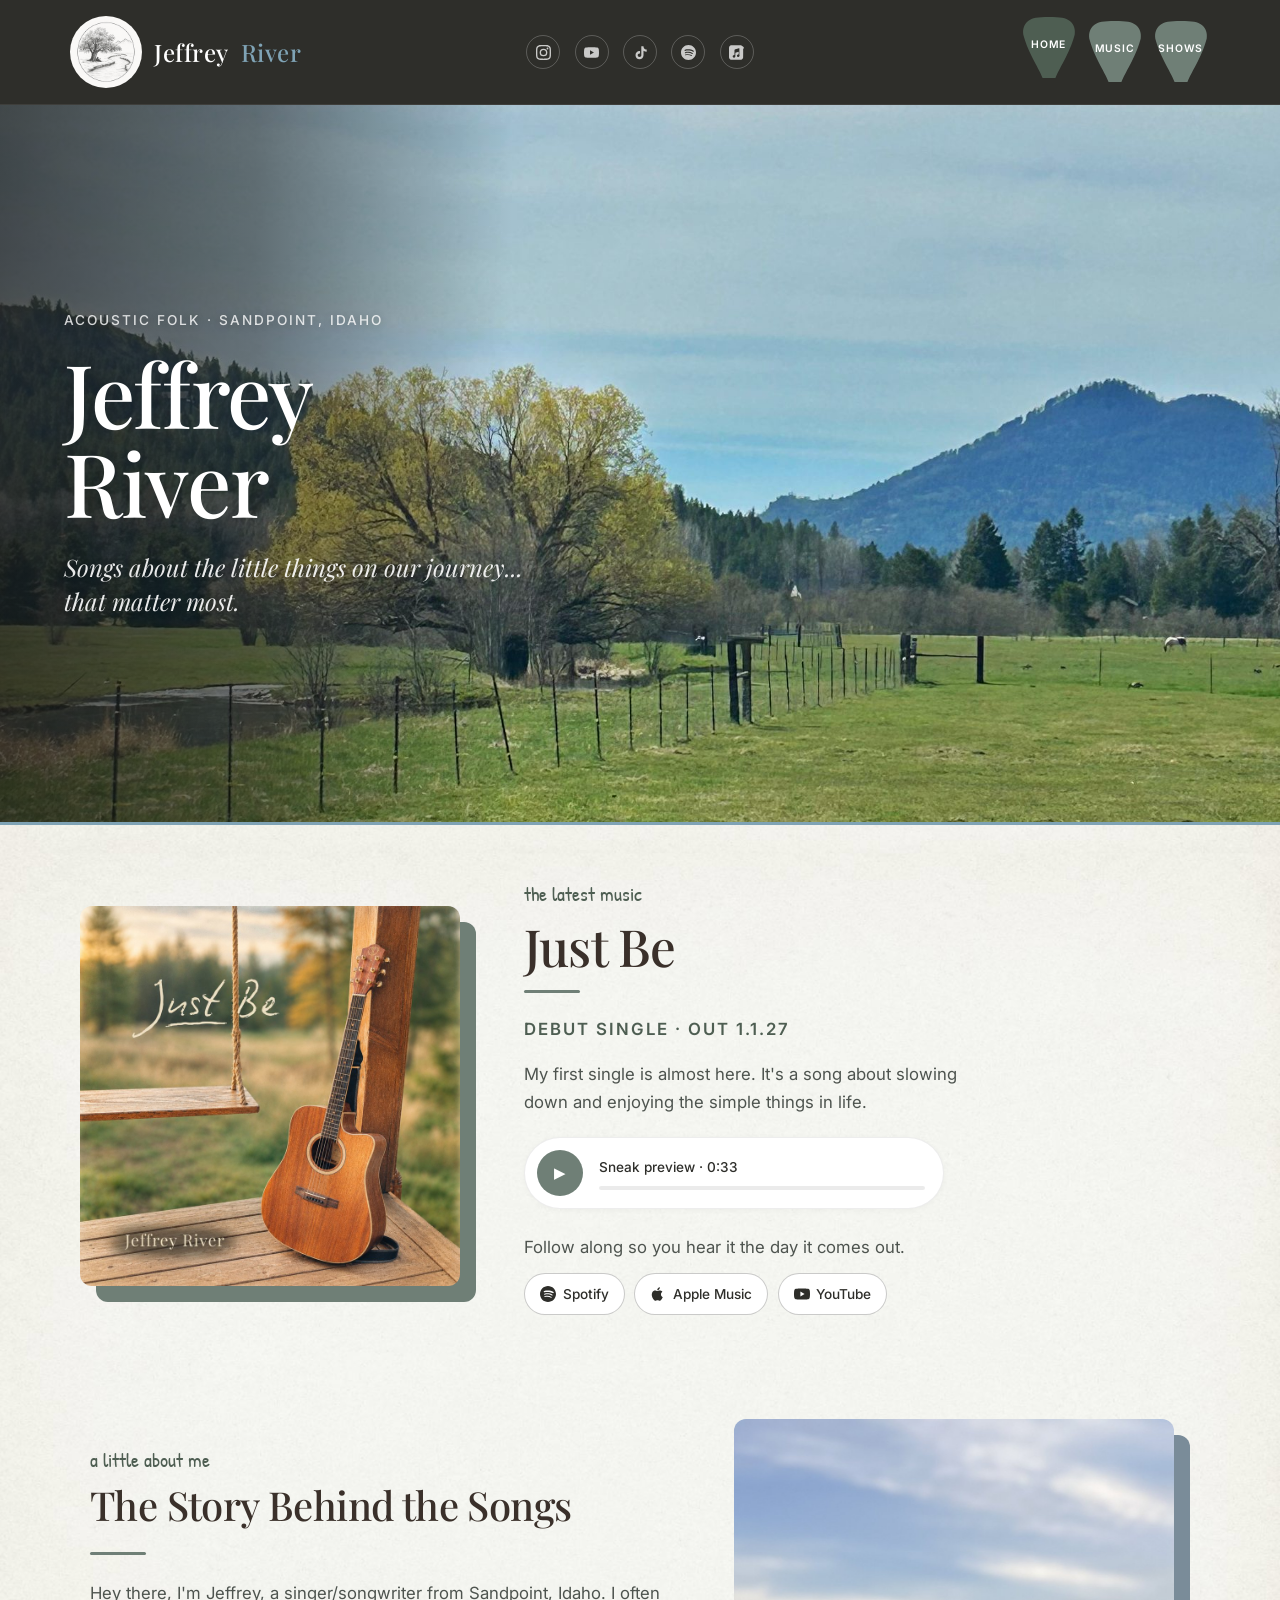
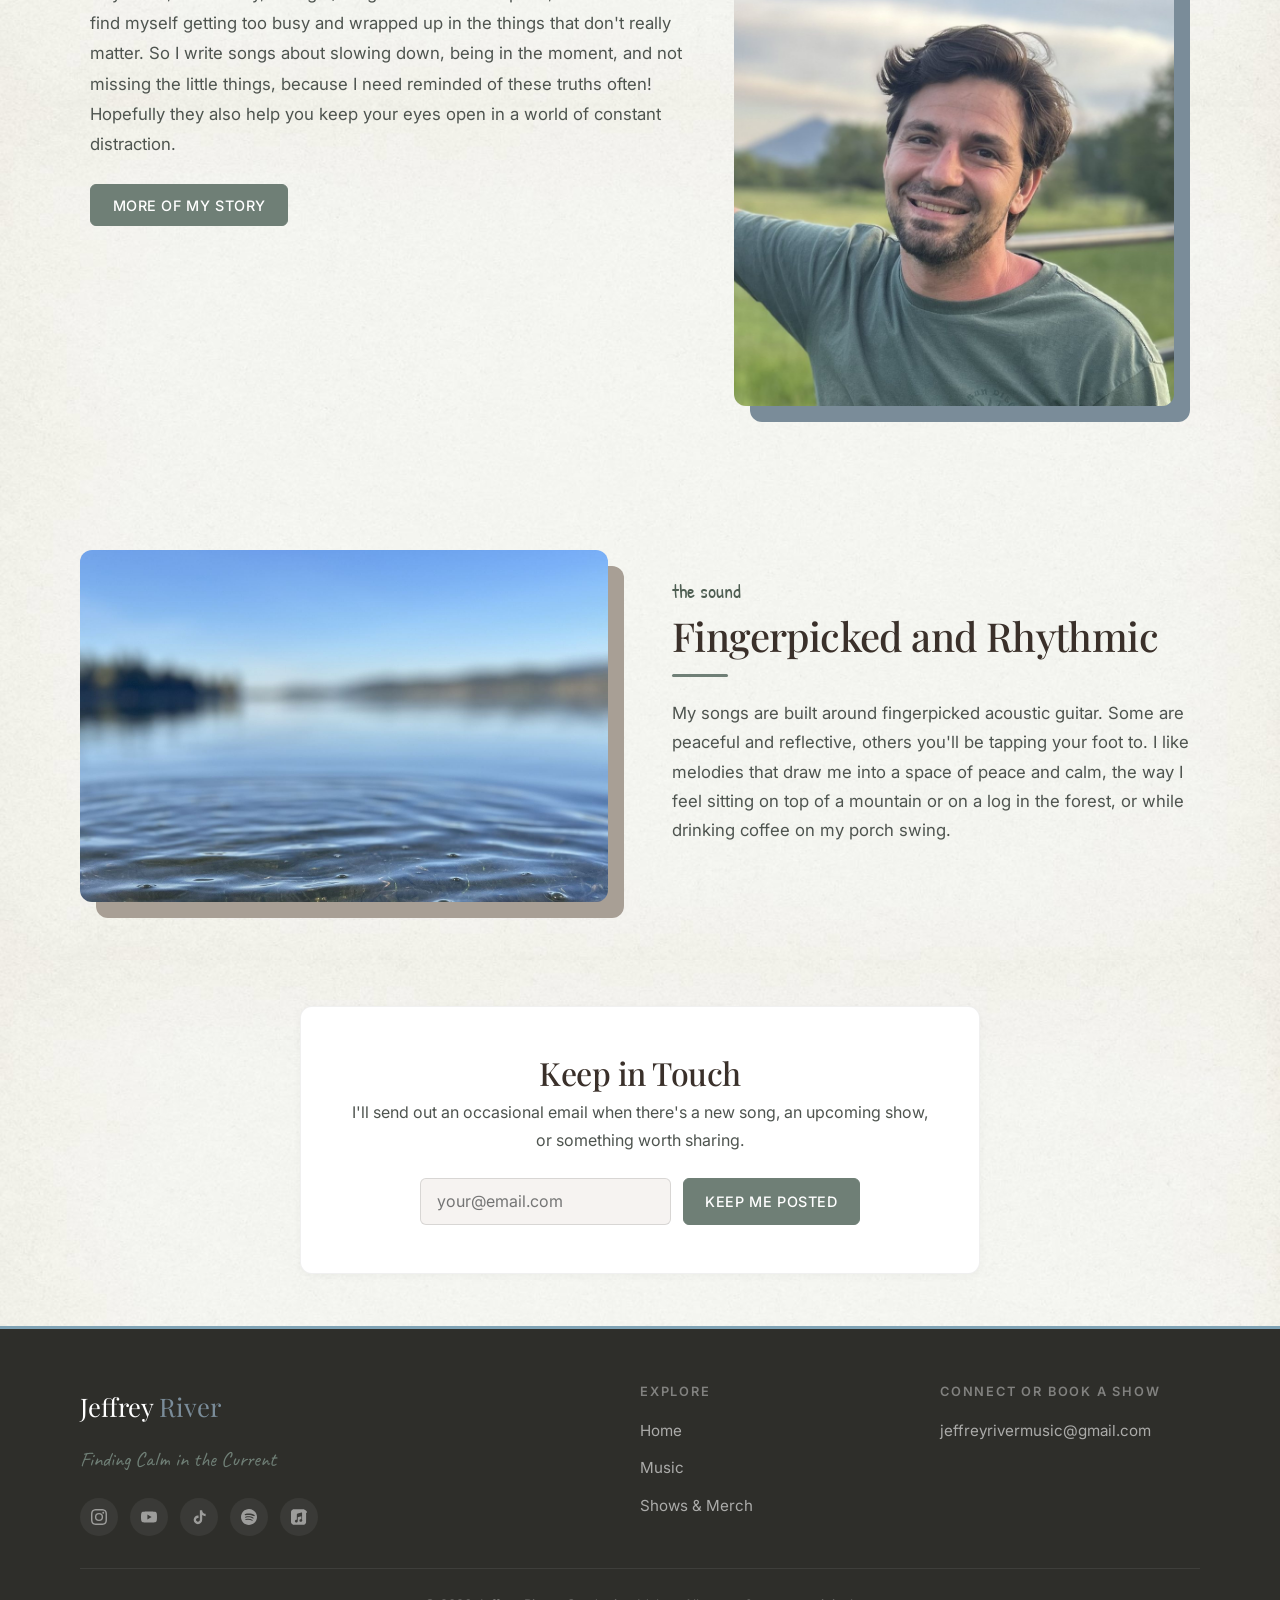
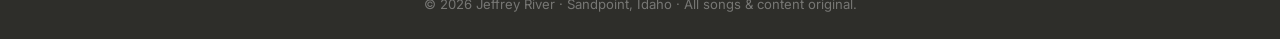
<file: jeffrey-river/index.html>
<!DOCTYPE html>
<html lang="en">
<head>
  <meta charset="UTF-8" />
  <meta name="viewport" content="width=device-width, initial-scale=1.0" />
  <title>Jeffrey River — Acoustic Folk from Sandpoint, Idaho</title>
  <meta name="description" content="Jeffrey River is an acoustic folk singer-songwriter from Sandpoint, Idaho. Debut single &quot;Just Be&quot; out January 1, 2027." />
  <meta name="theme-color" content="#6F7F76" />

  <!-- Social / Open Graph -->
  <meta property="og:title" content="Jeffrey River — Acoustic Folk" />
  <meta property="og:description" content="Acoustic folk from Sandpoint, Idaho. Debut single &quot;Just Be&quot; out January 1, 2027." />
  <meta property="og:type" content="website" />
  <meta property="og:url" content="https://www.jeffreyriver.com" />

  <!-- Fonts -->
  <link rel="preconnect" href="https://fonts.googleapis.com" />
  <link rel="preconnect" href="https://fonts.gstatic.com" crossorigin />
  <link href="https://fonts.googleapis.com/css2?family=Playfair+Display:wght@400;500;600&family=Inter:wght@300;400;500;600&family=Patrick+Hand&family=Caveat:wght@400;500&display=swap" rel="stylesheet" />

  <link rel="stylesheet" href="css/styles.css" />
  <link rel="icon" type="image/x-icon" href="favicon.ico" />
  <link rel="icon" type="image/png" sizes="32x32" href="img/favicon-32x32.png" />
  <link rel="icon" type="image/png" sizes="48x48" href="img/favicon-48x48.png" />
  <link rel="icon" type="image/png" sizes="192x192" href="img/favicon-192x192.png" />
  <link rel="apple-touch-icon" href="img/apple-touch-icon.png" />
</head>
<body class="page-home home">

  <!-- ===== HEADER ===== -->
  <header class="site-header">
    <nav class="nav" aria-label="Primary">
      <a class="nav__brand" href="index.html"><img src="img/Logo.png" alt="Jeffrey River logo">Jeffrey <span>River</span></a>
      <div class="nav__social">
        <a href="https://instagram.com/jeffreyrivermusic" target="_blank" rel="noopener" aria-label="Instagram">
          <svg viewBox="0 0 24 24"><path d="M12 2.16c3.2 0 3.58 0 4.85.07 1.17.05 1.8.25 2.23.41.56.22.96.48 1.38.9.42.42.68.82.9 1.38.16.42.36 1.06.41 2.23.06 1.27.07 1.65.07 4.85s0 3.58-.07 4.85c-.05 1.17-.25 1.8-.41 2.23-.22.56-.48.96-.9 1.38-.42.42-.82.68-1.38.9-.43.16-1.06.36-2.23.41-1.27.06-1.65.07-4.85.07s-3.58 0-4.85-.07c-1.17-.05-1.8-.25-2.23-.41a3.7 3.7 0 0 1-1.38-.9 3.7 3.7 0 0 1-.9-1.38c-.16-.43-.36-1.06-.41-2.23C2.17 15.58 2.16 15.2 2.16 12s0-3.58.07-4.85c.05-1.17.25-1.8.41-2.23.22-.56.48-.96.9-1.38.42-.42.82-.68 1.38-.9.43-.16 1.06-.36 2.23-.41C8.42 2.17 8.8 2.16 12 2.16M12 0C8.74 0 8.33.01 7.05.07 5.78.13 4.9.33 4.14.63a5.85 5.85 0 0 0-2.13 1.38A5.85 5.85 0 0 0 .63 4.14C.33 4.9.13 5.78.07 7.05.01 8.33 0 8.74 0 12s.01 3.67.07 4.95c.06 1.27.26 2.15.56 2.91.31.8.73 1.48 1.38 2.13.65.65 1.33 1.07 2.13 1.38.76.3 1.64.5 2.91.56C8.33 23.99 8.74 24 12 24s3.67-.01 4.95-.07c1.27-.06 2.15-.26 2.91-.56.8-.31 1.48-.73 2.13-1.38.65-.65 1.07-1.33 1.38-2.13.3-.76.5-1.64.56-2.91.06-1.28.07-1.69.07-4.95s-.01-3.67-.07-4.95c-.06-1.27-.26-2.15-.56-2.91a5.85 5.85 0 0 0-1.38-2.13A5.85 5.85 0 0 0 19.86.63C19.1.33 18.22.13 16.95.07 15.67.01 15.26 0 12 0Zm0 5.84a6.16 6.16 0 1 0 0 12.32 6.16 6.16 0 0 0 0-12.32Zm0 10.16a4 4 0 1 1 0-8 4 4 0 0 1 0 8Zm6.4-11.85a1.44 1.44 0 1 0 0 2.88 1.44 1.44 0 0 0 0-2.88Z"/></svg>
        </a>
        <a href="https://youtube.com/@jeffreyrivermusic" target="_blank" rel="noopener" aria-label="YouTube">
          <svg viewBox="0 0 24 24"><path d="M23.5 6.2a3 3 0 0 0-2.1-2.1C19.5 3.6 12 3.6 12 3.6s-7.5 0-9.4.5A3 3 0 0 0 .5 6.2C0 8 0 12 0 12s0 4 .5 5.8a3 3 0 0 0 2.1 2.1c1.9.5 9.4.5 9.4.5s7.5 0 9.4-.5a3 3 0 0 0 2.1-2.1C24 16 24 12 24 12s0-4-.5-5.8ZM9.6 15.6V8.4l6.3 3.6-6.3 3.6Z"/></svg>
        </a>
        <a href="https://tiktok.com/@jeffreyrivermusic" target="_blank" rel="noopener" aria-label="TikTok">
          <svg viewBox="0 0 24 24"><path d="M19.3 6.7c-1.5-.9-2.5-2.5-2.5-4.3V2h-3.5v14.2c0 1.6-1.3 2.8-2.9 2.8S7.5 17.8 7.5 16.2s1.3-2.8 2.9-2.8c.3 0 .6 0 .9.1V9.8c-.3 0-.6-.1-.9-.1C6.9 9.7 4 12.6 4 16.2S6.9 22.7 10.4 22.7s6.4-2.9 6.4-6.5V9.1c1.5 1 3.2 1.6 5.1 1.6V7.2c-1 0-2-.2-2.6-.5Z"/></svg>
        </a>
        <a href="#" target="_blank" rel="noopener" aria-label="Spotify">
          <svg viewBox="0 0 24 24"><path d="M12 0C5.4 0 0 5.4 0 12s5.4 12 12 12 12-5.4 12-12S18.6 0 12 0zm5.5 17.3c-.2.3-.6.4-.9.2-2.5-1.5-5.7-1.9-9.4-1-.4.1-.7-.1-.8-.5-.1-.4.1-.7.5-.8 4.1-.9 7.6-.5 10.4 1.2.3.2.4.6.2.9zm1.5-3.3c-.3.4-.8.5-1.2.3-2.9-1.8-7.2-2.3-10.6-1.2-.4.1-.9-.1-1-.5-.1-.4.1-.9.5-1 3.9-1.2 8.7-.6 12 1.4.3.1.4.6.3 1zm.1-3.4c-3.4-2-9.1-2.2-12.4-1.2-.5.2-1-.2-1.1-.7-.2-.5.2-1 .7-1.1 3.8-1.2 10-1 13.9 1.4.5.3.6.9.3 1.3-.2.5-.8.6-1.4.3z"/></svg>
        </a>
        <a href="#" target="_blank" rel="noopener" aria-label="Apple Music">
          <svg viewBox="0 0 24 24"><path d="M23.99 6.1a6.6 6.6 0 0 0-.14-1.42 4.4 4.4 0 0 0-.4-1.15 4.08 4.08 0 0 0-1.58-1.58 4.4 4.4 0 0 0-1.15-.4A6.6 6.6 0 0 0 19.3.42C18.4.38 18.11.37 15.75.37H8.26c-2.36 0-2.65.01-3.56.05a6.6 6.6 0 0 0-1.42.14 4.4 4.4 0 0 0-1.15.4A4.08 4.08 0 0 0 .55 2.54a4.4 4.4 0 0 0-.4 1.15A6.6 6.6 0 0 0 .01 5.1C-.03 6.01-.04 6.3-.04 8.66v6.68c0 2.36.01 2.65.05 3.56a6.6 6.6 0 0 0 .14 1.42 4.4 4.4 0 0 0 .4 1.15 4.08 4.08 0 0 0 1.58 1.58c.36.19.74.33 1.15.4a6.6 6.6 0 0 0 1.42.14c.91.04 1.2.05 3.56.05h6.49c2.36 0 2.65-.01 3.56-.05a6.6 6.6 0 0 0 1.42-.14 4.37 4.37 0 0 0 2.73-2.73 6.6 6.6 0 0 0 .14-1.42c.04-.91.05-1.2.05-3.56V8.66c0-2.36 0-2.65-.05-3.56zM16.95 16.57c0 .65-.07.98-.12 1.21a2.06 2.06 0 0 1-1.63 1.47c-.27.05-.5.06-.76.02a2.09 2.09 0 0 1-1.63-1.43c-.15-.43-.14-.91.03-1.33.17-.42.49-.76.89-.97.28-.14.6-.24.91-.34.31-.1.63-.2.91-.35V10.9l-5.4 1.64v5.07c0 .65-.07.98-.12 1.21a2.06 2.06 0 0 1-1.63 1.47c-.27.05-.5.06-.76.02a2.09 2.09 0 0 1-1.63-1.43c-.15-.43-.14-.91.03-1.33.17-.42.49-.76.89-.97.28-.14.6-.24.91-.34.31-.1.63-.2.91-.35V8.96c0-.36.02-.72.13-1.06.1-.3.29-.57.54-.77a1.7 1.7 0 0 1 .71-.35l5.74-1.66c.1-.03.2-.03.3-.01.1.02.18.07.25.13.06.07.11.15.14.24.03.09.04.19.04.29v10.8z"/></svg>
        </a>
      </div>
      <button class="nav__toggle" aria-label="Toggle menu" aria-expanded="false">
        <span></span><span></span><span></span>
      </button>
      <ul class="nav__links">
        <li><a href="index.html">Home</a></li>
        <li><a href="music.html">Music</a></li>
        <li><a href="shows.html">Shows</a></li>
      </ul>
    </nav>
  </header>

  <!-- ===== HERO ===== -->
  <section class="hero">
    <picture>
      <source media="(max-width: 768px)" srcset="img/hero-humbird-mobile.jpg">
      <img class="hero__photo" src="img/hero-humbird.jpg" alt="Willow tree in a meadow on Humbird Lane near Sandpoint, Idaho">
    </picture>
    <div class="hero__inner">
      <div class="hero__eyebrow">Acoustic Folk · Sandpoint, Idaho</div>
      <h1>Jeffrey<br>River</h1>
      <p class="hero__tagline">Songs about the little things on our journey...<br>that matter most.</p>
    </div>
  </section>

  <!-- ===== LATEST SONG ===== -->
  <section class="section" id="latest">
    <div class="container">
      <div class="release">
        <div class="release__cover">
          <img src="img/just-be-cover.jpg" alt="Just Be — debut single cover art by Jeffrey River" />
        </div>
        <div class="release__text">
          <span class="eyebrow">the latest music</span>
          <h2>Just Be</h2>
          <hr class="rule" />
          <p class="release__meta">Debut single · Out 1.1.27</p>
          <p>My first single is almost here. It's a song about slowing down and enjoying the simple things in life.</p>
          <div class="preview" id="preview">
            <button type="button" class="preview__btn" aria-label="Play preview of Just Be">&#9654;</button>
            <div class="preview__body">
              <div class="preview__label">Sneak preview · 0:33</div>
              <div class="preview__bar"><span></span></div>
            </div>
            <audio preload="none" src="img/just-be-preview.mp3"></audio>
          </div>
          <script>
            (function() {
              var wrap = document.getElementById('preview');
              var audio = wrap.querySelector('audio');
              var btn = wrap.querySelector('.preview__btn');
              var fill = wrap.querySelector('.preview__bar span');
              var bar = wrap.querySelector('.preview__bar');
              btn.addEventListener('click', function() { audio.paused ? audio.play() : audio.pause(); });
              audio.addEventListener('play', function() { btn.innerHTML = '&#10074;&#10074;'; btn.setAttribute('aria-label', 'Pause preview'); });
              audio.addEventListener('pause', function() { btn.innerHTML = '&#9654;'; btn.setAttribute('aria-label', 'Play preview of Just Be'); });
              audio.addEventListener('ended', function() { fill.style.width = '0%'; });
              audio.addEventListener('timeupdate', function() {
                if (audio.duration) fill.style.width = (audio.currentTime / audio.duration * 100) + '%';
              });
              bar.addEventListener('click', function(e) {
                if (!audio.duration) return;
                var r = bar.getBoundingClientRect();
                audio.currentTime = ((e.clientX - r.left) / r.width) * audio.duration;
              });
            })();
          </script>
          <p class="release__follow">Follow along so you hear it the day it comes out.</p>
          <div class="stream-links">
            <a href="#" target="_blank" rel="noopener"><svg viewBox="0 0 24 24"><path d="M12 0C5.4 0 0 5.4 0 12s5.4 12 12 12 12-5.4 12-12S18.6 0 12 0zm5.5 17.3c-.2.3-.6.4-.9.2-2.5-1.5-5.7-1.9-9.4-1-.4.1-.7-.1-.8-.5-.1-.4.1-.7.5-.8 4.1-.9 7.6-.5 10.4 1.2.3.2.4.6.2.9zm1.5-3.3c-.3.4-.8.5-1.2.3-2.9-1.8-7.2-2.3-10.6-1.2-.4.1-.9-.1-1-.5-.1-.4.1-.9.5-1 3.9-1.2 8.7-.6 12 1.4.3.1.4.6.3 1zm.1-3.4c-3.4-2-9.1-2.2-12.4-1.2-.5.2-1-.2-1.1-.7-.2-.5.2-1 .7-1.1 3.8-1.2 10-1 13.9 1.4.5.3.6.9.3 1.3-.2.5-.8.6-1.4.3z"/></svg>Spotify</a>
            <a href="#" target="_blank" rel="noopener"><svg viewBox="0 0 24 24"><path d="M16.4 12.6c0-2.6 2.1-3.8 2.2-3.9-1.2-1.8-3.1-2-3.7-2-1.6-.2-3.1.9-3.9.9-.8 0-2-.9-3.3-.9-1.7 0-3.3 1-4.2 2.5-1.8 3.1-.5 7.7 1.3 10.2.9 1.2 1.9 2.6 3.2 2.6 1.3-.1 1.8-.8 3.3-.8s2 .8 3.3.8c1.4 0 2.3-1.3 3.1-2.5 1-1.4 1.4-2.8 1.4-2.9 0 0-2.7-1-2.7-4zM13.8 4.9c.7-.8 1.2-2 1-3.1-1 0-2.2.7-2.9 1.5-.6.7-1.2 1.9-1 3 1.1.1 2.2-.6 2.9-1.4z"/></svg>Apple Music</a>
            <a href="https://youtube.com/@jeffreyrivermusic" target="_blank" rel="noopener"><svg viewBox="0 0 24 24"><path d="M23.5 6.2a3 3 0 0 0-2.1-2.1C19.5 3.6 12 3.6 12 3.6s-7.5 0-9.4.5A3 3 0 0 0 .5 6.2C0 8 0 12 0 12s0 4 .5 5.8a3 3 0 0 0 2.1 2.1c1.9.5 9.4.5 9.4.5s7.5 0 9.4-.5a3 3 0 0 0 2.1-2.1C24 16 24 12 24 12s0-4-.5-5.8ZM9.6 15.6V8.4l6.3 3.6-6.3 3.6Z"/></svg>YouTube</a>
          </div>
        </div>
      </div>
    </div>
  </section>

  <!-- ===== MEET JEFFREY ===== -->
  <section class="section" id="about">
    <div class="container">
      <div class="about-flow">
          <div class="about-flow__photo photo-row__image photo-row__image--portrait color-block color-block--image color-block--river">
          <img src="img/jeffrey-portrait.jpg" alt="Jeffrey River smiling by a fence in a meadow near Sandpoint" />
        </div>

          <span class="eyebrow">a little about me</span>
          <h2>The Story Behind the Songs</h2>
          <hr class="rule" />
          <p>Hey there, I'm Jeffrey, a singer/songwriter from Sandpoint, Idaho. I often find myself getting too busy and wrapped up in the things that don't really matter. So I write songs about slowing down, being in the moment, and not missing the little things, because I need reminded of these truths often! Hopefully they also help you keep your eyes open in a world of constant distraction.</p>
          <button type="button" class="btn btn--sage" id="story-toggle" aria-expanded="false" aria-controls="story-more" style="margin-top:0.5rem;">More of My Story</button>

        <div class="story-more" id="story-more">
          <h3>A guitar from a pawnshop</h3>
          <p>Our family sang together as long as I can remember. My dad taught each of us kids to sing harmony practically from the time we were in diapers. Then one afternoon my grandpa walked into a pawnshop and came home with a small Ovation guitar in need of a home. I instantly adopted it and taught myself to play. At age 13, I wanted to write songs so bad it hurt, but couldn't seem to figure out how, and the small snippets I did eke out were (cough, cough) special.</p>
          <p>At 17, I was finally writing songs (that you are never allowed to hear!). I spent my later teen years singing with my family on the road, and the dream kept growing.</p>

          <h3>Finding what really matters</h3>
          <p>In my early twenties, I started writing love songs for my girlfriend (now wife) Lizzie. I got so excited about the songs and producing them that I missed the message and reason behind them. I thought I was ready and had a big music career all mapped out in my mind.</p>
          <p>That plan ended the way it needed to. It took walking away from that dream and refocusing on the real priorities - my family and faith. But still, the calling was there, like a destiny lying dormant in the soil of my soul, awaiting the right time to spring to life. (sorry had to sneak in a little poetic license)</p>
          <p>I owe so much to my wife Lizzie. She's my greatest fan and teammate in life, and she is the inspiration behind everything I write and sing. She is my producer, manager, and rock! I literally couldn't do this without you!</p>
          <p>God's love has been the catalyst that daily helps me say no to my own selfish ambitions and yes to the truly important and eternal things. I'm a work in progress.</p>
          <p>By day, I'm a project manager in construction and father of four adorable girls who are the joy and light of my life! But when the kiddos go to sleep, the artist in me wakes up. I'm often up at 2 a.m., scribbling down whatever is rattling around in my brain. Music means something different to me now. It's less about the stage and more about the story. Less about being heard and more about being honest and connecting with others.</p>

          <h3>Peace on the path</h3>
          <p>There's a place near our house that I walk by almost every day. A willow tree in a meadow, with a river and mountains in the backdrop. It somehow embodies everything I stand for: grounded and rooted in faith, consistency, and belonging, but journeying onward to a destination in the distance.</p>
          <p>My first name Jeffrey means peace. My middle name River represents journey, reflection, and connection. That's at the heart of what I write about. I love music and the emotions and response it mysteriously awakens in our souls. And I am thankful to get to share some small part of all of it with you!</p>
        </div>
      </div>
      <script>
        (function() {
          var btn = document.getElementById('story-toggle');
          var more = document.getElementById('story-more');
          btn.addEventListener('click', function() {
            var open = more.classList.toggle('is-open');
            btn.setAttribute('aria-expanded', open);
            btn.textContent = open ? 'Show Less' : 'More of My Story';
          });
        })();
      </script>
    </div>
  </section>

  <!-- ===== THE SOUND ===== -->
  <section class="section">
    <div class="container">
      <div class="photo-row">
        <div class="photo-row__image color-block color-block--image color-block--warmgrey">
          <img src="img/lake.jpg" alt="Mountain lake in northern Idaho" />
        </div>
        <div class="photo-row__text">
          <span class="eyebrow">the sound</span>
          <h2>Fingerpicked and Rhythmic</h2>
          <hr class="rule" />
          <p>My songs are built around fingerpicked acoustic guitar. Some are peaceful and reflective, others you'll be tapping your foot to. I like melodies that draw me into a space of peace and calm, the way I feel sitting on top of a mountain or on a log in the forest, or while drinking coffee on my porch swing.</p>
        </div>
      </div>
    </div>
  </section>

  <!-- ===== EMAIL SIGNUP ===== -->
  <section class="section">
    <div class="container">
      <div class="signup">
        <h3>Keep in Touch</h3>
        <p>I'll send out an occasional email when there's a new song, an upcoming show, or something worth sharing.</p>
        <form class="signup__form" id="signup-form">
          <input type="email" name="fields[email]" placeholder="your@email.com" required aria-label="Email address" />
          <input type="hidden" name="ml-submit" value="1">
          <!-- Honeypot: hidden from real users, catches bots -->
          <div style="position:absolute;left:-9999px;" aria-hidden="true">
            <input type="text" name="ml_hp_email" tabindex="-1" autocomplete="off" value="">
          </div>
          <button type="submit" class="btn btn--sage">Keep Me Posted</button>
        </form>
        <p class="signup__success" id="signup-success" style="display:none; margin-top:1.5rem; font-size:1.1rem; color:var(--sage-deep);">Thanks! You're on the list.</p>
        <script>
          document.getElementById('signup-form').addEventListener('submit', function(e) {
            e.preventDefault();
            var form = this;
            var data = new FormData(form);
            if (data.get('ml_hp_email')) return;
            var params = new URLSearchParams(data).toString();
            var done = function() {
              form.style.display = 'none';
              document.getElementById('signup-success').style.display = 'block';
            };
            fetch('https://assets.mailerlite.com/jsonp/2268893/forms/184915517427942512/subscribe?' + params, {
              method: 'GET', mode: 'no-cors'
            }).then(done).catch(done);
          });
        </script>
      </div>
    </div>
  </section>

  <!-- ===== FOOTER ===== -->
  <footer class="site-footer">
    <div class="container">
      <div class="footer-grid">
        <div>
          <div class="footer__brand">Jeffrey <span style="color: var(--river);">River</span></div>
          <p class="footer__tag">Finding Calm in the Current</p>
          <div class="social">
            <a href="https://instagram.com/jeffreyrivermusic" target="_blank" rel="noopener" aria-label="Instagram">
              <svg viewBox="0 0 24 24"><path d="M12 2.16c3.2 0 3.58 0 4.85.07 1.17.05 1.8.25 2.23.41.56.22.96.48 1.38.9.42.42.68.82.9 1.38.16.42.36 1.06.41 2.23.06 1.27.07 1.65.07 4.85s0 3.58-.07 4.85c-.05 1.17-.25 1.8-.41 2.23-.22.56-.48.96-.9 1.38-.42.42-.82.68-1.38.9-.43.16-1.06.36-2.23.41-1.27.06-1.65.07-4.85.07s-3.58 0-4.85-.07c-1.17-.05-1.8-.25-2.23-.41a3.7 3.7 0 0 1-1.38-.9 3.7 3.7 0 0 1-.9-1.38c-.16-.43-.36-1.06-.41-2.23C2.17 15.58 2.16 15.2 2.16 12s0-3.58.07-4.85c.05-1.17.25-1.8.41-2.23.22-.56.48-.96.9-1.38.42-.42.82-.68 1.38-.9.43-.16 1.06-.36 2.23-.41C8.42 2.17 8.8 2.16 12 2.16M12 0C8.74 0 8.33.01 7.05.07 5.78.13 4.9.33 4.14.63a5.85 5.85 0 0 0-2.13 1.38A5.85 5.85 0 0 0 .63 4.14C.33 4.9.13 5.78.07 7.05.01 8.33 0 8.74 0 12s.01 3.67.07 4.95c.06 1.27.26 2.15.56 2.91.31.8.73 1.48 1.38 2.13.65.65 1.33 1.07 2.13 1.38.76.3 1.64.5 2.91.56C8.33 23.99 8.74 24 12 24s3.67-.01 4.95-.07c1.27-.06 2.15-.26 2.91-.56.8-.31 1.48-.73 2.13-1.38.65-.65 1.07-1.33 1.38-2.13.3-.76.5-1.64.56-2.91.06-1.28.07-1.69.07-4.95s-.01-3.67-.07-4.95c-.06-1.27-.26-2.15-.56-2.91a5.85 5.85 0 0 0-1.38-2.13A5.85 5.85 0 0 0 19.86.63C19.1.33 18.22.13 16.95.07 15.67.01 15.26 0 12 0Zm0 5.84a6.16 6.16 0 1 0 0 12.32 6.16 6.16 0 0 0 0-12.32Zm0 10.16a4 4 0 1 1 0-8 4 4 0 0 1 0 8Zm6.4-11.85a1.44 1.44 0 1 0 0 2.88 1.44 1.44 0 0 0 0-2.88Z"/></svg>
            </a>
            <a href="https://youtube.com/@jeffreyrivermusic" target="_blank" rel="noopener" aria-label="YouTube">
              <svg viewBox="0 0 24 24"><path d="M23.5 6.2a3 3 0 0 0-2.1-2.1C19.5 3.6 12 3.6 12 3.6s-7.5 0-9.4.5A3 3 0 0 0 .5 6.2C0 8 0 12 0 12s0 4 .5 5.8a3 3 0 0 0 2.1 2.1c1.9.5 9.4.5 9.4.5s7.5 0 9.4-.5a3 3 0 0 0 2.1-2.1C24 16 24 12 24 12s0-4-.5-5.8ZM9.6 15.6V8.4l6.3 3.6-6.3 3.6Z"/></svg>
            </a>
            <a href="https://tiktok.com/@jeffreyrivermusic" target="_blank" rel="noopener" aria-label="TikTok">
              <svg viewBox="0 0 24 24"><path d="M19.3 6.7c-1.5-.9-2.5-2.5-2.5-4.3V2h-3.5v14.2c0 1.6-1.3 2.8-2.9 2.8S7.5 17.8 7.5 16.2s1.3-2.8 2.9-2.8c.3 0 .6 0 .9.1V9.8c-.3 0-.6-.1-.9-.1C6.9 9.7 4 12.6 4 16.2S6.9 22.7 10.4 22.7s6.4-2.9 6.4-6.5V9.1c1.5 1 3.2 1.6 5.1 1.6V7.2c-1 0-2-.2-2.6-.5Z"/></svg>
            </a>
            <a href="#" target="_blank" rel="noopener" aria-label="Spotify">
          <svg viewBox="0 0 24 24"><path d="M12 0C5.4 0 0 5.4 0 12s5.4 12 12 12 12-5.4 12-12S18.6 0 12 0zm5.5 17.3c-.2.3-.6.4-.9.2-2.5-1.5-5.7-1.9-9.4-1-.4.1-.7-.1-.8-.5-.1-.4.1-.7.5-.8 4.1-.9 7.6-.5 10.4 1.2.3.2.4.6.2.9zm1.5-3.3c-.3.4-.8.5-1.2.3-2.9-1.8-7.2-2.3-10.6-1.2-.4.1-.9-.1-1-.5-.1-.4.1-.9.5-1 3.9-1.2 8.7-.6 12 1.4.3.1.4.6.3 1zm.1-3.4c-3.4-2-9.1-2.2-12.4-1.2-.5.2-1-.2-1.1-.7-.2-.5.2-1 .7-1.1 3.8-1.2 10-1 13.9 1.4.5.3.6.9.3 1.3-.2.5-.8.6-1.4.3z"/></svg>
        </a>
            <a href="#" target="_blank" rel="noopener" aria-label="Apple Music">
          <svg viewBox="0 0 24 24"><path d="M23.99 6.1a6.6 6.6 0 0 0-.14-1.42 4.4 4.4 0 0 0-.4-1.15 4.08 4.08 0 0 0-1.58-1.58 4.4 4.4 0 0 0-1.15-.4A6.6 6.6 0 0 0 19.3.42C18.4.38 18.11.37 15.75.37H8.26c-2.36 0-2.65.01-3.56.05a6.6 6.6 0 0 0-1.42.14 4.4 4.4 0 0 0-1.15.4A4.08 4.08 0 0 0 .55 2.54a4.4 4.4 0 0 0-.4 1.15A6.6 6.6 0 0 0 .01 5.1C-.03 6.01-.04 6.3-.04 8.66v6.68c0 2.36.01 2.65.05 3.56a6.6 6.6 0 0 0 .14 1.42 4.4 4.4 0 0 0 .4 1.15 4.08 4.08 0 0 0 1.58 1.58c.36.19.74.33 1.15.4a6.6 6.6 0 0 0 1.42.14c.91.04 1.2.05 3.56.05h6.49c2.36 0 2.65-.01 3.56-.05a6.6 6.6 0 0 0 1.42-.14 4.37 4.37 0 0 0 2.73-2.73 6.6 6.6 0 0 0 .14-1.42c.04-.91.05-1.2.05-3.56V8.66c0-2.36 0-2.65-.05-3.56zM16.95 16.57c0 .65-.07.98-.12 1.21a2.06 2.06 0 0 1-1.63 1.47c-.27.05-.5.06-.76.02a2.09 2.09 0 0 1-1.63-1.43c-.15-.43-.14-.91.03-1.33.17-.42.49-.76.89-.97.28-.14.6-.24.91-.34.31-.1.63-.2.91-.35V10.9l-5.4 1.64v5.07c0 .65-.07.98-.12 1.21a2.06 2.06 0 0 1-1.63 1.47c-.27.05-.5.06-.76.02a2.09 2.09 0 0 1-1.63-1.43c-.15-.43-.14-.91.03-1.33.17-.42.49-.76.89-.97.28-.14.6-.24.91-.34.31-.1.63-.2.91-.35V8.96c0-.36.02-.72.13-1.06.1-.3.29-.57.54-.77a1.7 1.7 0 0 1 .71-.35l5.74-1.66c.1-.03.2-.03.3-.01.1.02.18.07.25.13.06.07.11.15.14.24.03.09.04.19.04.29v10.8z"/></svg>
        </a>
          </div>
        </div>
        <div>
          <h4>Explore</h4>
          <ul>
            <li><a href="index.html">Home</a></li>
            <li><a href="music.html">Music</a></li>
            <li><a href="shows.html">Shows &amp; Merch</a></li>
          </ul>
        </div>
        <div>
          <h4>Connect or Book a Show</h4>
          <ul>
                        <li><a href="mailto:jeffreyrivermusic@gmail.com">jeffreyrivermusic@gmail.com</a></li>
          </ul>
        </div>
      </div>
      <div class="footer__base">
        &copy; <span id="year"></span> Jeffrey River · Sandpoint, Idaho · All songs & content original.
      </div>
    </div>
  </footer>

  <script src="js/main.js"></script>
</body>
</html>
</file>
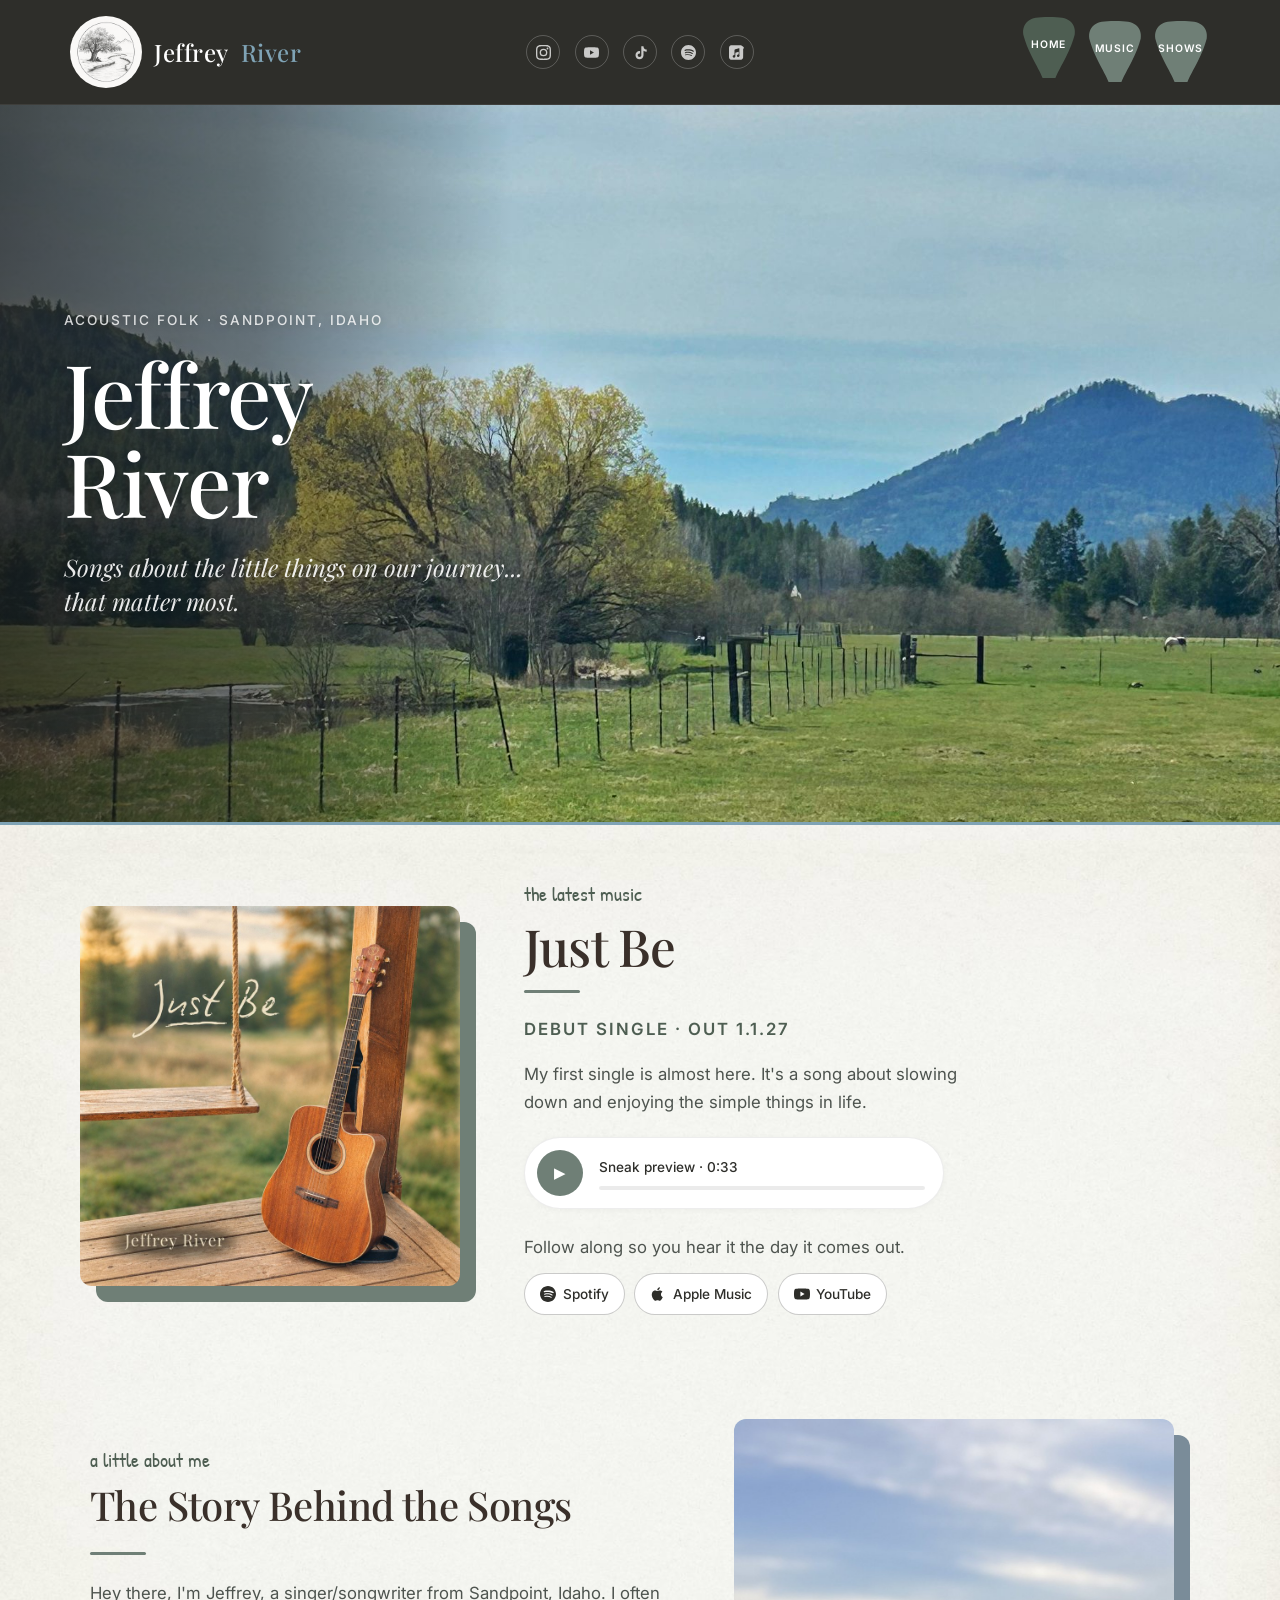
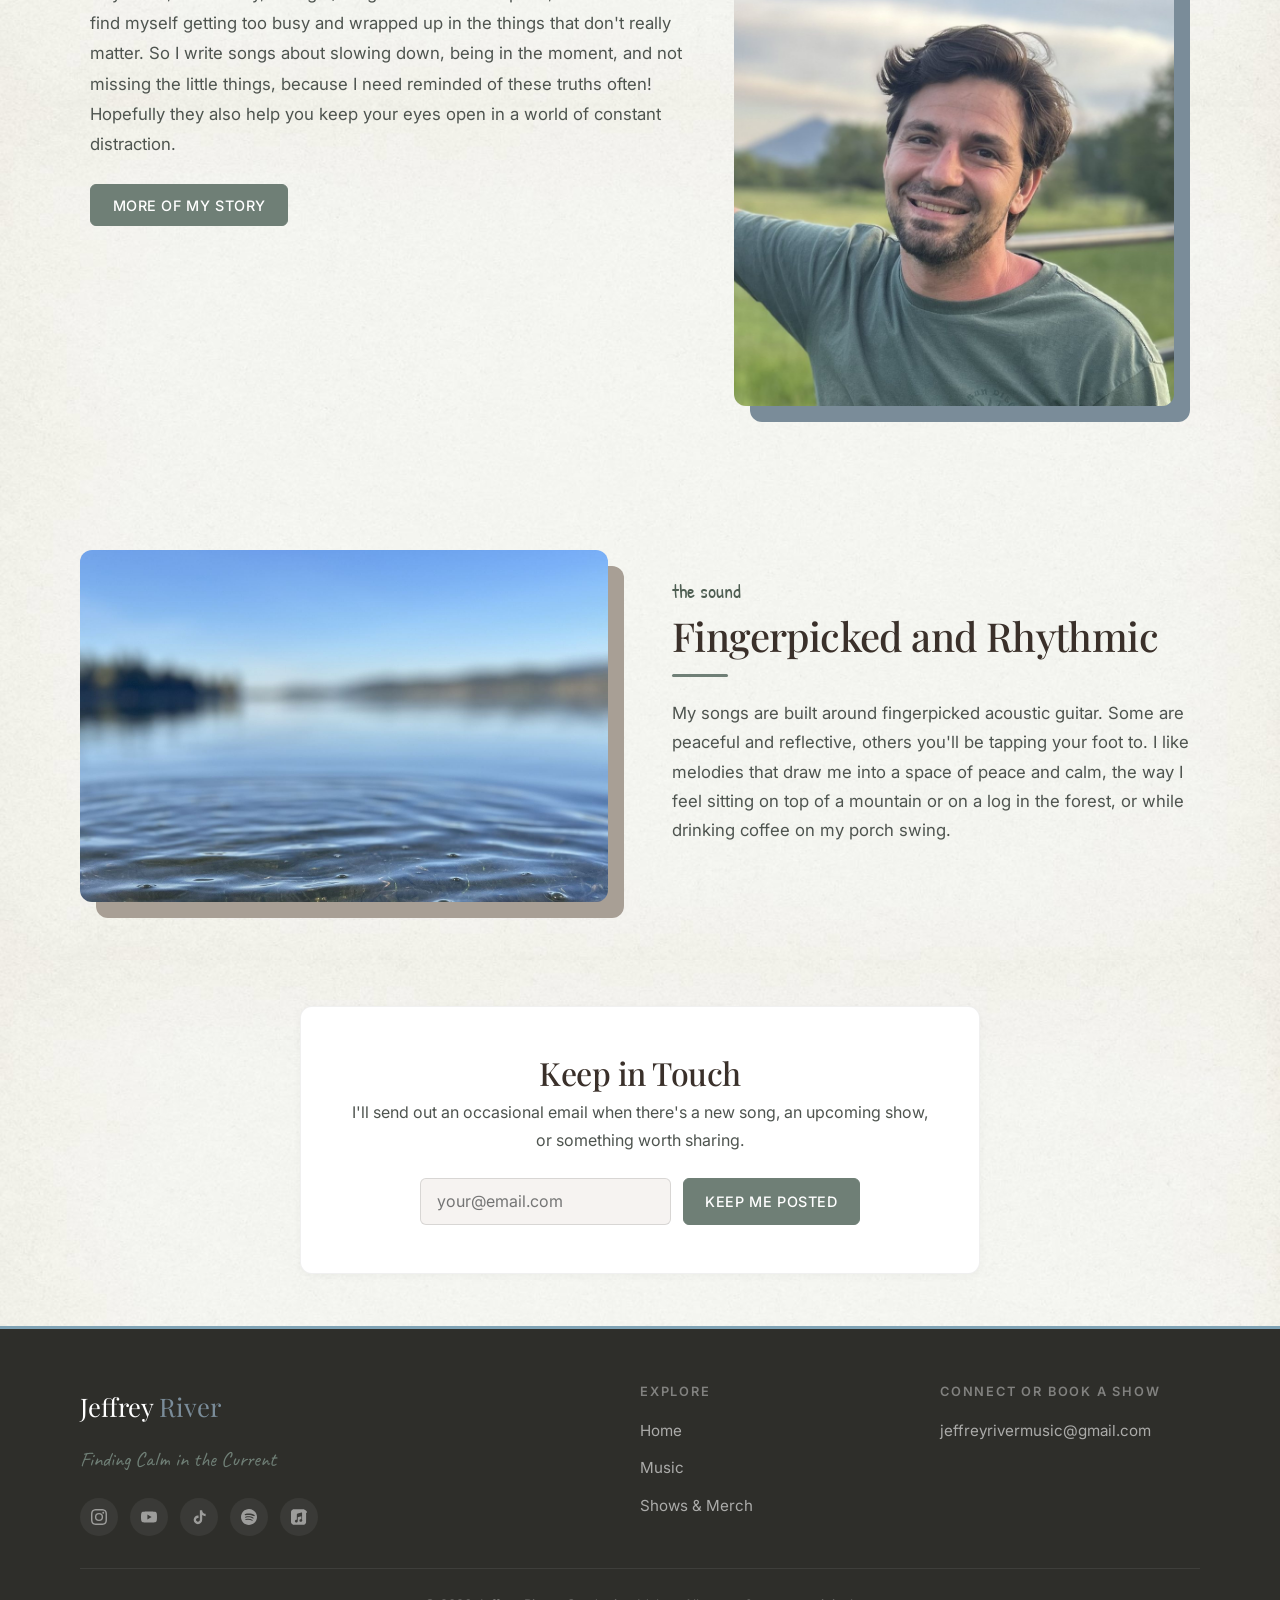
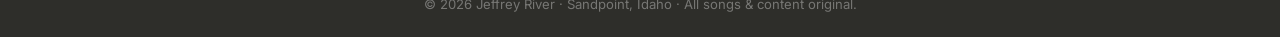
<file: jeffrey-river/about.html>
<!DOCTYPE html>
<html lang="en"><head><meta charset="UTF-8" /><title>Jeffrey River</title>
<meta http-equiv="refresh" content="0; url=index.html" />
<link rel="canonical" href="https://www.jeffreyriver.com/" />
</head><body><p><a href="index.html">Continue to jeffreyriver.com</a></p></body></html>
</file>
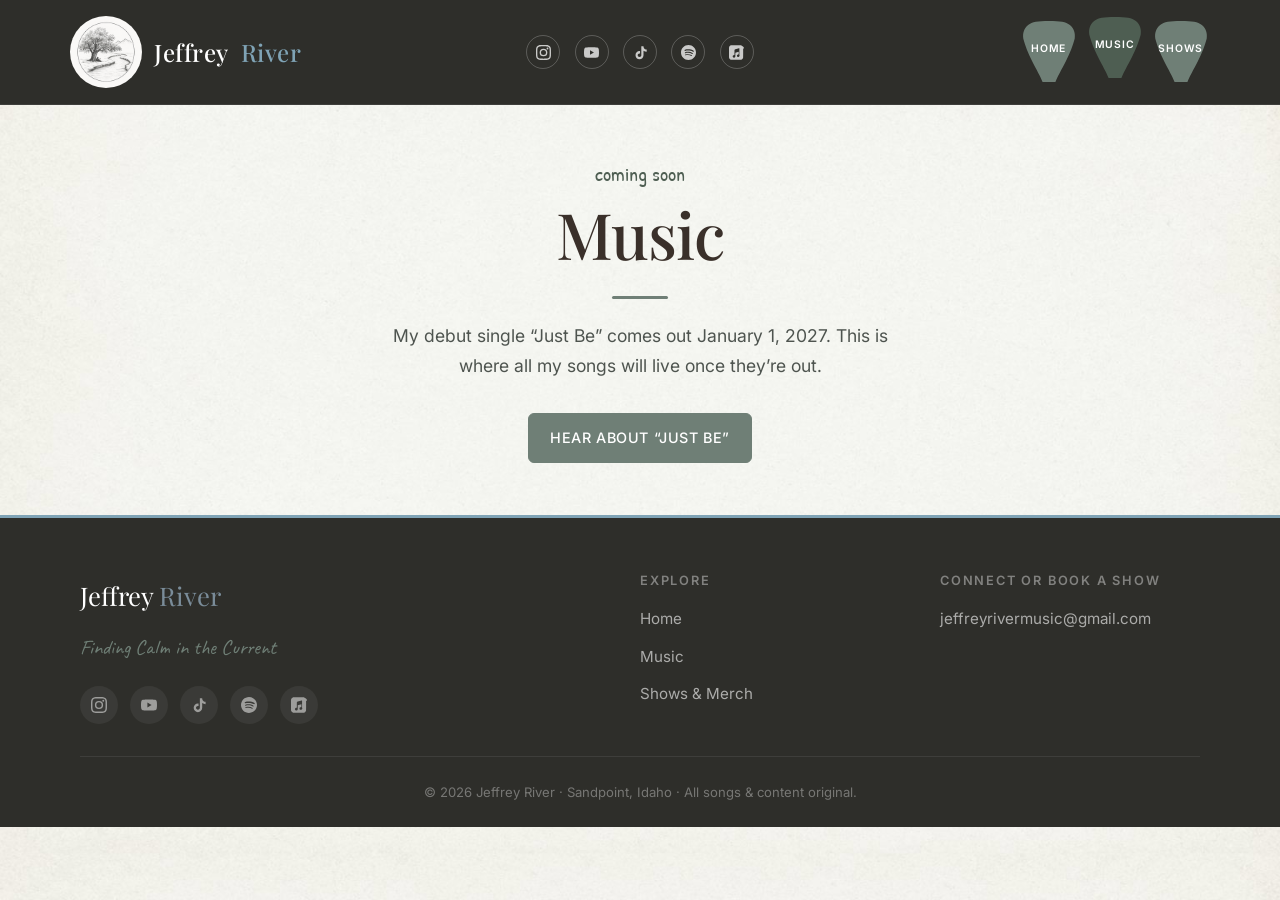
<file: jeffrey-river/music.html>
<!DOCTYPE html>
<html lang="en">
<head>
  <meta charset="UTF-8" />
  <meta name="viewport" content="width=device-width, initial-scale=1.0" />
  <title>Music — Jeffrey River</title>
  <meta name="description" content="Jeffrey River is an acoustic folk singer-songwriter from Sandpoint, Idaho. Debut single &quot;Just Be&quot; out January 1, 2027." />
  <meta name="theme-color" content="#6F7F76" />

  <!-- Social / Open Graph -->
  <meta property="og:title" content="Jeffrey River — Acoustic Folk" />
  <meta property="og:description" content="Acoustic folk from Sandpoint, Idaho. Debut single &quot;Just Be&quot; out January 1, 2027." />
  <meta property="og:type" content="website" />
  <meta property="og:url" content="https://www.jeffreyriver.com" />

  <!-- Fonts -->
  <link rel="preconnect" href="https://fonts.googleapis.com" />
  <link rel="preconnect" href="https://fonts.gstatic.com" crossorigin />
  <link href="https://fonts.googleapis.com/css2?family=Playfair+Display:wght@400;500;600&family=Inter:wght@300;400;500;600&family=Patrick+Hand&family=Caveat:wght@400;500&display=swap" rel="stylesheet" />

  <link rel="stylesheet" href="css/styles.css" />
  <link rel="icon" type="image/x-icon" href="favicon.ico" />
  <link rel="icon" type="image/png" sizes="32x32" href="img/favicon-32x32.png" />
  <link rel="icon" type="image/png" sizes="48x48" href="img/favicon-48x48.png" />
  <link rel="icon" type="image/png" sizes="192x192" href="img/favicon-192x192.png" />
  <link rel="apple-touch-icon" href="img/apple-touch-icon.png" />
</head>
<body class="page-music home">

  <!-- ===== HEADER ===== -->
  <header class="site-header">
    <nav class="nav" aria-label="Primary">
      <a class="nav__brand" href="index.html"><img src="img/Logo.png" alt="Jeffrey River logo">Jeffrey <span>River</span></a>
      <div class="nav__social">
        <a href="https://instagram.com/jeffreyrivermusic" target="_blank" rel="noopener" aria-label="Instagram">
          <svg viewBox="0 0 24 24"><path d="M12 2.16c3.2 0 3.58 0 4.85.07 1.17.05 1.8.25 2.23.41.56.22.96.48 1.38.9.42.42.68.82.9 1.38.16.42.36 1.06.41 2.23.06 1.27.07 1.65.07 4.85s0 3.58-.07 4.85c-.05 1.17-.25 1.8-.41 2.23-.22.56-.48.96-.9 1.38-.42.42-.82.68-1.38.9-.43.16-1.06.36-2.23.41-1.27.06-1.65.07-4.85.07s-3.58 0-4.85-.07c-1.17-.05-1.8-.25-2.23-.41a3.7 3.7 0 0 1-1.38-.9 3.7 3.7 0 0 1-.9-1.38c-.16-.43-.36-1.06-.41-2.23C2.17 15.58 2.16 15.2 2.16 12s0-3.58.07-4.85c.05-1.17.25-1.8.41-2.23.22-.56.48-.96.9-1.38.42-.42.82-.68 1.38-.9.43-.16 1.06-.36 2.23-.41C8.42 2.17 8.8 2.16 12 2.16M12 0C8.74 0 8.33.01 7.05.07 5.78.13 4.9.33 4.14.63a5.85 5.85 0 0 0-2.13 1.38A5.85 5.85 0 0 0 .63 4.14C.33 4.9.13 5.78.07 7.05.01 8.33 0 8.74 0 12s.01 3.67.07 4.95c.06 1.27.26 2.15.56 2.91.31.8.73 1.48 1.38 2.13.65.65 1.33 1.07 2.13 1.38.76.3 1.64.5 2.91.56C8.33 23.99 8.74 24 12 24s3.67-.01 4.95-.07c1.27-.06 2.15-.26 2.91-.56.8-.31 1.48-.73 2.13-1.38.65-.65 1.07-1.33 1.38-2.13.3-.76.5-1.64.56-2.91.06-1.28.07-1.69.07-4.95s-.01-3.67-.07-4.95c-.06-1.27-.26-2.15-.56-2.91a5.85 5.85 0 0 0-1.38-2.13A5.85 5.85 0 0 0 19.86.63C19.1.33 18.22.13 16.95.07 15.67.01 15.26 0 12 0Zm0 5.84a6.16 6.16 0 1 0 0 12.32 6.16 6.16 0 0 0 0-12.32Zm0 10.16a4 4 0 1 1 0-8 4 4 0 0 1 0 8Zm6.4-11.85a1.44 1.44 0 1 0 0 2.88 1.44 1.44 0 0 0 0-2.88Z"/></svg>
        </a>
        <a href="https://youtube.com/@jeffreyrivermusic" target="_blank" rel="noopener" aria-label="YouTube">
          <svg viewBox="0 0 24 24"><path d="M23.5 6.2a3 3 0 0 0-2.1-2.1C19.5 3.6 12 3.6 12 3.6s-7.5 0-9.4.5A3 3 0 0 0 .5 6.2C0 8 0 12 0 12s0 4 .5 5.8a3 3 0 0 0 2.1 2.1c1.9.5 9.4.5 9.4.5s7.5 0 9.4-.5a3 3 0 0 0 2.1-2.1C24 16 24 12 24 12s0-4-.5-5.8ZM9.6 15.6V8.4l6.3 3.6-6.3 3.6Z"/></svg>
        </a>
        <a href="https://tiktok.com/@jeffreyrivermusic" target="_blank" rel="noopener" aria-label="TikTok">
          <svg viewBox="0 0 24 24"><path d="M19.3 6.7c-1.5-.9-2.5-2.5-2.5-4.3V2h-3.5v14.2c0 1.6-1.3 2.8-2.9 2.8S7.5 17.8 7.5 16.2s1.3-2.8 2.9-2.8c.3 0 .6 0 .9.1V9.8c-.3 0-.6-.1-.9-.1C6.9 9.7 4 12.6 4 16.2S6.9 22.7 10.4 22.7s6.4-2.9 6.4-6.5V9.1c1.5 1 3.2 1.6 5.1 1.6V7.2c-1 0-2-.2-2.6-.5Z"/></svg>
        </a>
        <a href="#" target="_blank" rel="noopener" aria-label="Spotify">
          <svg viewBox="0 0 24 24"><path d="M12 0C5.4 0 0 5.4 0 12s5.4 12 12 12 12-5.4 12-12S18.6 0 12 0zm5.5 17.3c-.2.3-.6.4-.9.2-2.5-1.5-5.7-1.9-9.4-1-.4.1-.7-.1-.8-.5-.1-.4.1-.7.5-.8 4.1-.9 7.6-.5 10.4 1.2.3.2.4.6.2.9zm1.5-3.3c-.3.4-.8.5-1.2.3-2.9-1.8-7.2-2.3-10.6-1.2-.4.1-.9-.1-1-.5-.1-.4.1-.9.5-1 3.9-1.2 8.7-.6 12 1.4.3.1.4.6.3 1zm.1-3.4c-3.4-2-9.1-2.2-12.4-1.2-.5.2-1-.2-1.1-.7-.2-.5.2-1 .7-1.1 3.8-1.2 10-1 13.9 1.4.5.3.6.9.3 1.3-.2.5-.8.6-1.4.3z"/></svg>
        </a>
        <a href="#" target="_blank" rel="noopener" aria-label="Apple Music">
          <svg viewBox="0 0 24 24"><path d="M23.99 6.1a6.6 6.6 0 0 0-.14-1.42 4.4 4.4 0 0 0-.4-1.15 4.08 4.08 0 0 0-1.58-1.58 4.4 4.4 0 0 0-1.15-.4A6.6 6.6 0 0 0 19.3.42C18.4.38 18.11.37 15.75.37H8.26c-2.36 0-2.65.01-3.56.05a6.6 6.6 0 0 0-1.42.14 4.4 4.4 0 0 0-1.15.4A4.08 4.08 0 0 0 .55 2.54a4.4 4.4 0 0 0-.4 1.15A6.6 6.6 0 0 0 .01 5.1C-.03 6.01-.04 6.3-.04 8.66v6.68c0 2.36.01 2.65.05 3.56a6.6 6.6 0 0 0 .14 1.42 4.4 4.4 0 0 0 .4 1.15 4.08 4.08 0 0 0 1.58 1.58c.36.19.74.33 1.15.4a6.6 6.6 0 0 0 1.42.14c.91.04 1.2.05 3.56.05h6.49c2.36 0 2.65-.01 3.56-.05a6.6 6.6 0 0 0 1.42-.14 4.37 4.37 0 0 0 2.73-2.73 6.6 6.6 0 0 0 .14-1.42c.04-.91.05-1.2.05-3.56V8.66c0-2.36 0-2.65-.05-3.56zM16.95 16.57c0 .65-.07.98-.12 1.21a2.06 2.06 0 0 1-1.63 1.47c-.27.05-.5.06-.76.02a2.09 2.09 0 0 1-1.63-1.43c-.15-.43-.14-.91.03-1.33.17-.42.49-.76.89-.97.28-.14.6-.24.91-.34.31-.1.63-.2.91-.35V10.9l-5.4 1.64v5.07c0 .65-.07.98-.12 1.21a2.06 2.06 0 0 1-1.63 1.47c-.27.05-.5.06-.76.02a2.09 2.09 0 0 1-1.63-1.43c-.15-.43-.14-.91.03-1.33.17-.42.49-.76.89-.97.28-.14.6-.24.91-.34.31-.1.63-.2.91-.35V8.96c0-.36.02-.72.13-1.06.1-.3.29-.57.54-.77a1.7 1.7 0 0 1 .71-.35l5.74-1.66c.1-.03.2-.03.3-.01.1.02.18.07.25.13.06.07.11.15.14.24.03.09.04.19.04.29v10.8z"/></svg>
        </a>
      </div>
      <button class="nav__toggle" aria-label="Toggle menu" aria-expanded="false">
        <span></span><span></span><span></span>
      </button>
      <ul class="nav__links">
        <li><a href="index.html">Home</a></li>
        <li><a href="music.html">Music</a></li>
        <li><a href="shows.html">Shows</a></li>
      </ul>
    </nav>
  </header>

  <section class="section coming-soon">
    <div class="container">
      <span class="eyebrow">coming soon</span>
      <h1>Music</h1>
      <hr class="rule" style="margin-left:auto;margin-right:auto;" />
      <p>My debut single &ldquo;Just Be&rdquo; comes out January 1, 2027. This is where all my songs will live once they&rsquo;re out.</p>
      <a href="index.html#latest" class="btn btn--sage">Hear About &ldquo;Just Be&rdquo;</a>
    </div>
  </section>

  <!-- ===== FOOTER ===== -->
  <footer class="site-footer">
    <div class="container">
      <div class="footer-grid">
        <div>
          <div class="footer__brand">Jeffrey <span style="color: var(--river);">River</span></div>
          <p class="footer__tag">Finding Calm in the Current</p>
          <div class="social">
            <a href="https://instagram.com/jeffreyrivermusic" target="_blank" rel="noopener" aria-label="Instagram">
              <svg viewBox="0 0 24 24"><path d="M12 2.16c3.2 0 3.58 0 4.85.07 1.17.05 1.8.25 2.23.41.56.22.96.48 1.38.9.42.42.68.82.9 1.38.16.42.36 1.06.41 2.23.06 1.27.07 1.65.07 4.85s0 3.58-.07 4.85c-.05 1.17-.25 1.8-.41 2.23-.22.56-.48.96-.9 1.38-.42.42-.82.68-1.38.9-.43.16-1.06.36-2.23.41-1.27.06-1.65.07-4.85.07s-3.58 0-4.85-.07c-1.17-.05-1.8-.25-2.23-.41a3.7 3.7 0 0 1-1.38-.9 3.7 3.7 0 0 1-.9-1.38c-.16-.43-.36-1.06-.41-2.23C2.17 15.58 2.16 15.2 2.16 12s0-3.58.07-4.85c.05-1.17.25-1.8.41-2.23.22-.56.48-.96.9-1.38.42-.42.82-.68 1.38-.9.43-.16 1.06-.36 2.23-.41C8.42 2.17 8.8 2.16 12 2.16M12 0C8.74 0 8.33.01 7.05.07 5.78.13 4.9.33 4.14.63a5.85 5.85 0 0 0-2.13 1.38A5.85 5.85 0 0 0 .63 4.14C.33 4.9.13 5.78.07 7.05.01 8.33 0 8.74 0 12s.01 3.67.07 4.95c.06 1.27.26 2.15.56 2.91.31.8.73 1.48 1.38 2.13.65.65 1.33 1.07 2.13 1.38.76.3 1.64.5 2.91.56C8.33 23.99 8.74 24 12 24s3.67-.01 4.95-.07c1.27-.06 2.15-.26 2.91-.56.8-.31 1.48-.73 2.13-1.38.65-.65 1.07-1.33 1.38-2.13.3-.76.5-1.64.56-2.91.06-1.28.07-1.69.07-4.95s-.01-3.67-.07-4.95c-.06-1.27-.26-2.15-.56-2.91a5.85 5.85 0 0 0-1.38-2.13A5.85 5.85 0 0 0 19.86.63C19.1.33 18.22.13 16.95.07 15.67.01 15.26 0 12 0Zm0 5.84a6.16 6.16 0 1 0 0 12.32 6.16 6.16 0 0 0 0-12.32Zm0 10.16a4 4 0 1 1 0-8 4 4 0 0 1 0 8Zm6.4-11.85a1.44 1.44 0 1 0 0 2.88 1.44 1.44 0 0 0 0-2.88Z"/></svg>
            </a>
            <a href="https://youtube.com/@jeffreyrivermusic" target="_blank" rel="noopener" aria-label="YouTube">
              <svg viewBox="0 0 24 24"><path d="M23.5 6.2a3 3 0 0 0-2.1-2.1C19.5 3.6 12 3.6 12 3.6s-7.5 0-9.4.5A3 3 0 0 0 .5 6.2C0 8 0 12 0 12s0 4 .5 5.8a3 3 0 0 0 2.1 2.1c1.9.5 9.4.5 9.4.5s7.5 0 9.4-.5a3 3 0 0 0 2.1-2.1C24 16 24 12 24 12s0-4-.5-5.8ZM9.6 15.6V8.4l6.3 3.6-6.3 3.6Z"/></svg>
            </a>
            <a href="https://tiktok.com/@jeffreyrivermusic" target="_blank" rel="noopener" aria-label="TikTok">
              <svg viewBox="0 0 24 24"><path d="M19.3 6.7c-1.5-.9-2.5-2.5-2.5-4.3V2h-3.5v14.2c0 1.6-1.3 2.8-2.9 2.8S7.5 17.8 7.5 16.2s1.3-2.8 2.9-2.8c.3 0 .6 0 .9.1V9.8c-.3 0-.6-.1-.9-.1C6.9 9.7 4 12.6 4 16.2S6.9 22.7 10.4 22.7s6.4-2.9 6.4-6.5V9.1c1.5 1 3.2 1.6 5.1 1.6V7.2c-1 0-2-.2-2.6-.5Z"/></svg>
            </a>
            <a href="#" target="_blank" rel="noopener" aria-label="Spotify">
          <svg viewBox="0 0 24 24"><path d="M12 0C5.4 0 0 5.4 0 12s5.4 12 12 12 12-5.4 12-12S18.6 0 12 0zm5.5 17.3c-.2.3-.6.4-.9.2-2.5-1.5-5.7-1.9-9.4-1-.4.1-.7-.1-.8-.5-.1-.4.1-.7.5-.8 4.1-.9 7.6-.5 10.4 1.2.3.2.4.6.2.9zm1.5-3.3c-.3.4-.8.5-1.2.3-2.9-1.8-7.2-2.3-10.6-1.2-.4.1-.9-.1-1-.5-.1-.4.1-.9.5-1 3.9-1.2 8.7-.6 12 1.4.3.1.4.6.3 1zm.1-3.4c-3.4-2-9.1-2.2-12.4-1.2-.5.2-1-.2-1.1-.7-.2-.5.2-1 .7-1.1 3.8-1.2 10-1 13.9 1.4.5.3.6.9.3 1.3-.2.5-.8.6-1.4.3z"/></svg>
        </a>
            <a href="#" target="_blank" rel="noopener" aria-label="Apple Music">
          <svg viewBox="0 0 24 24"><path d="M23.99 6.1a6.6 6.6 0 0 0-.14-1.42 4.4 4.4 0 0 0-.4-1.15 4.08 4.08 0 0 0-1.58-1.58 4.4 4.4 0 0 0-1.15-.4A6.6 6.6 0 0 0 19.3.42C18.4.38 18.11.37 15.75.37H8.26c-2.36 0-2.65.01-3.56.05a6.6 6.6 0 0 0-1.42.14 4.4 4.4 0 0 0-1.15.4A4.08 4.08 0 0 0 .55 2.54a4.4 4.4 0 0 0-.4 1.15A6.6 6.6 0 0 0 .01 5.1C-.03 6.01-.04 6.3-.04 8.66v6.68c0 2.36.01 2.65.05 3.56a6.6 6.6 0 0 0 .14 1.42 4.4 4.4 0 0 0 .4 1.15 4.08 4.08 0 0 0 1.58 1.58c.36.19.74.33 1.15.4a6.6 6.6 0 0 0 1.42.14c.91.04 1.2.05 3.56.05h6.49c2.36 0 2.65-.01 3.56-.05a6.6 6.6 0 0 0 1.42-.14 4.37 4.37 0 0 0 2.73-2.73 6.6 6.6 0 0 0 .14-1.42c.04-.91.05-1.2.05-3.56V8.66c0-2.36 0-2.65-.05-3.56zM16.95 16.57c0 .65-.07.98-.12 1.21a2.06 2.06 0 0 1-1.63 1.47c-.27.05-.5.06-.76.02a2.09 2.09 0 0 1-1.63-1.43c-.15-.43-.14-.91.03-1.33.17-.42.49-.76.89-.97.28-.14.6-.24.91-.34.31-.1.63-.2.91-.35V10.9l-5.4 1.64v5.07c0 .65-.07.98-.12 1.21a2.06 2.06 0 0 1-1.63 1.47c-.27.05-.5.06-.76.02a2.09 2.09 0 0 1-1.63-1.43c-.15-.43-.14-.91.03-1.33.17-.42.49-.76.89-.97.28-.14.6-.24.91-.34.31-.1.63-.2.91-.35V8.96c0-.36.02-.72.13-1.06.1-.3.29-.57.54-.77a1.7 1.7 0 0 1 .71-.35l5.74-1.66c.1-.03.2-.03.3-.01.1.02.18.07.25.13.06.07.11.15.14.24.03.09.04.19.04.29v10.8z"/></svg>
        </a>
          </div>
        </div>
        <div>
          <h4>Explore</h4>
          <ul>
            <li><a href="index.html">Home</a></li>
            <li><a href="music.html">Music</a></li>
            <li><a href="shows.html">Shows &amp; Merch</a></li>
          </ul>
        </div>
        <div>
          <h4>Connect or Book a Show</h4>
          <ul>
                        <li><a href="mailto:jeffreyrivermusic@gmail.com">jeffreyrivermusic@gmail.com</a></li>
          </ul>
        </div>
      </div>
      <div class="footer__base">
        &copy; <span id="year"></span> Jeffrey River · Sandpoint, Idaho · All songs & content original.
      </div>
    </div>
  </footer>

  <script src="js/main.js"></script>
</body>
</html>
</file>
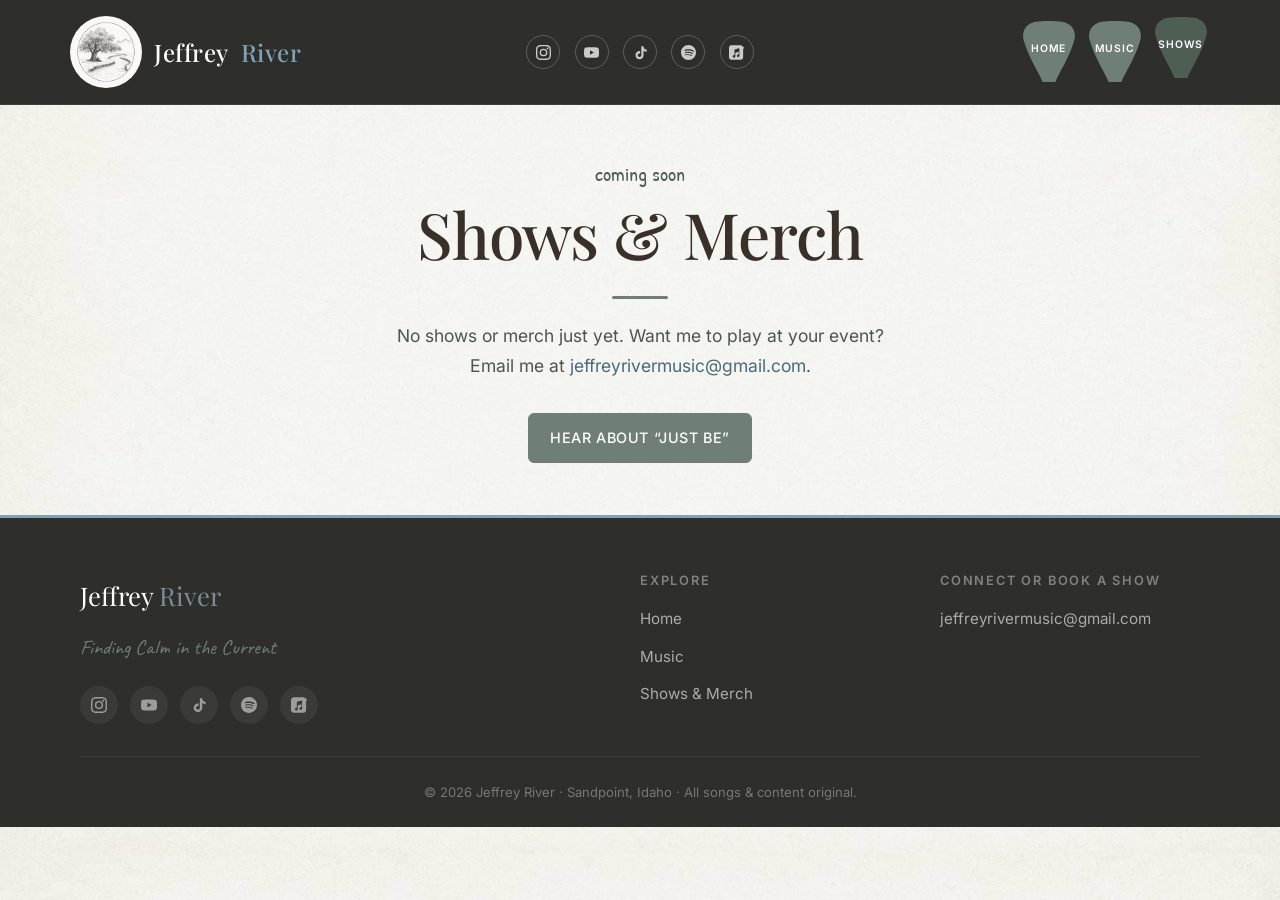
<file: jeffrey-river/shows.html>
<!DOCTYPE html>
<html lang="en">
<head>
  <meta charset="UTF-8" />
  <meta name="viewport" content="width=device-width, initial-scale=1.0" />
  <title>Shows &amp; Merch — Jeffrey River</title>
  <meta name="description" content="Jeffrey River is an acoustic folk singer-songwriter from Sandpoint, Idaho. Debut single &quot;Just Be&quot; out January 1, 2027." />
  <meta name="theme-color" content="#6F7F76" />

  <!-- Social / Open Graph -->
  <meta property="og:title" content="Jeffrey River — Acoustic Folk" />
  <meta property="og:description" content="Acoustic folk from Sandpoint, Idaho. Debut single &quot;Just Be&quot; out January 1, 2027." />
  <meta property="og:type" content="website" />
  <meta property="og:url" content="https://www.jeffreyriver.com" />

  <!-- Fonts -->
  <link rel="preconnect" href="https://fonts.googleapis.com" />
  <link rel="preconnect" href="https://fonts.gstatic.com" crossorigin />
  <link href="https://fonts.googleapis.com/css2?family=Playfair+Display:wght@400;500;600&family=Inter:wght@300;400;500;600&family=Patrick+Hand&family=Caveat:wght@400;500&display=swap" rel="stylesheet" />

  <link rel="stylesheet" href="css/styles.css" />
  <link rel="icon" type="image/x-icon" href="favicon.ico" />
  <link rel="icon" type="image/png" sizes="32x32" href="img/favicon-32x32.png" />
  <link rel="icon" type="image/png" sizes="48x48" href="img/favicon-48x48.png" />
  <link rel="icon" type="image/png" sizes="192x192" href="img/favicon-192x192.png" />
  <link rel="apple-touch-icon" href="img/apple-touch-icon.png" />
</head>
<body class="page-shows home">

  <!-- ===== HEADER ===== -->
  <header class="site-header">
    <nav class="nav" aria-label="Primary">
      <a class="nav__brand" href="index.html"><img src="img/Logo.png" alt="Jeffrey River logo">Jeffrey <span>River</span></a>
      <div class="nav__social">
        <a href="https://instagram.com/jeffreyrivermusic" target="_blank" rel="noopener" aria-label="Instagram">
          <svg viewBox="0 0 24 24"><path d="M12 2.16c3.2 0 3.58 0 4.85.07 1.17.05 1.8.25 2.23.41.56.22.96.48 1.38.9.42.42.68.82.9 1.38.16.42.36 1.06.41 2.23.06 1.27.07 1.65.07 4.85s0 3.58-.07 4.85c-.05 1.17-.25 1.8-.41 2.23-.22.56-.48.96-.9 1.38-.42.42-.82.68-1.38.9-.43.16-1.06.36-2.23.41-1.27.06-1.65.07-4.85.07s-3.58 0-4.85-.07c-1.17-.05-1.8-.25-2.23-.41a3.7 3.7 0 0 1-1.38-.9 3.7 3.7 0 0 1-.9-1.38c-.16-.43-.36-1.06-.41-2.23C2.17 15.58 2.16 15.2 2.16 12s0-3.58.07-4.85c.05-1.17.25-1.8.41-2.23.22-.56.48-.96.9-1.38.42-.42.82-.68 1.38-.9.43-.16 1.06-.36 2.23-.41C8.42 2.17 8.8 2.16 12 2.16M12 0C8.74 0 8.33.01 7.05.07 5.78.13 4.9.33 4.14.63a5.85 5.85 0 0 0-2.13 1.38A5.85 5.85 0 0 0 .63 4.14C.33 4.9.13 5.78.07 7.05.01 8.33 0 8.74 0 12s.01 3.67.07 4.95c.06 1.27.26 2.15.56 2.91.31.8.73 1.48 1.38 2.13.65.65 1.33 1.07 2.13 1.38.76.3 1.64.5 2.91.56C8.33 23.99 8.74 24 12 24s3.67-.01 4.95-.07c1.27-.06 2.15-.26 2.91-.56.8-.31 1.48-.73 2.13-1.38.65-.65 1.07-1.33 1.38-2.13.3-.76.5-1.64.56-2.91.06-1.28.07-1.69.07-4.95s-.01-3.67-.07-4.95c-.06-1.27-.26-2.15-.56-2.91a5.85 5.85 0 0 0-1.38-2.13A5.85 5.85 0 0 0 19.86.63C19.1.33 18.22.13 16.95.07 15.67.01 15.26 0 12 0Zm0 5.84a6.16 6.16 0 1 0 0 12.32 6.16 6.16 0 0 0 0-12.32Zm0 10.16a4 4 0 1 1 0-8 4 4 0 0 1 0 8Zm6.4-11.85a1.44 1.44 0 1 0 0 2.88 1.44 1.44 0 0 0 0-2.88Z"/></svg>
        </a>
        <a href="https://youtube.com/@jeffreyrivermusic" target="_blank" rel="noopener" aria-label="YouTube">
          <svg viewBox="0 0 24 24"><path d="M23.5 6.2a3 3 0 0 0-2.1-2.1C19.5 3.6 12 3.6 12 3.6s-7.5 0-9.4.5A3 3 0 0 0 .5 6.2C0 8 0 12 0 12s0 4 .5 5.8a3 3 0 0 0 2.1 2.1c1.9.5 9.4.5 9.4.5s7.5 0 9.4-.5a3 3 0 0 0 2.1-2.1C24 16 24 12 24 12s0-4-.5-5.8ZM9.6 15.6V8.4l6.3 3.6-6.3 3.6Z"/></svg>
        </a>
        <a href="https://tiktok.com/@jeffreyrivermusic" target="_blank" rel="noopener" aria-label="TikTok">
          <svg viewBox="0 0 24 24"><path d="M19.3 6.7c-1.5-.9-2.5-2.5-2.5-4.3V2h-3.5v14.2c0 1.6-1.3 2.8-2.9 2.8S7.5 17.8 7.5 16.2s1.3-2.8 2.9-2.8c.3 0 .6 0 .9.1V9.8c-.3 0-.6-.1-.9-.1C6.9 9.7 4 12.6 4 16.2S6.9 22.7 10.4 22.7s6.4-2.9 6.4-6.5V9.1c1.5 1 3.2 1.6 5.1 1.6V7.2c-1 0-2-.2-2.6-.5Z"/></svg>
        </a>
        <a href="#" target="_blank" rel="noopener" aria-label="Spotify">
          <svg viewBox="0 0 24 24"><path d="M12 0C5.4 0 0 5.4 0 12s5.4 12 12 12 12-5.4 12-12S18.6 0 12 0zm5.5 17.3c-.2.3-.6.4-.9.2-2.5-1.5-5.7-1.9-9.4-1-.4.1-.7-.1-.8-.5-.1-.4.1-.7.5-.8 4.1-.9 7.6-.5 10.4 1.2.3.2.4.6.2.9zm1.5-3.3c-.3.4-.8.5-1.2.3-2.9-1.8-7.2-2.3-10.6-1.2-.4.1-.9-.1-1-.5-.1-.4.1-.9.5-1 3.9-1.2 8.7-.6 12 1.4.3.1.4.6.3 1zm.1-3.4c-3.4-2-9.1-2.2-12.4-1.2-.5.2-1-.2-1.1-.7-.2-.5.2-1 .7-1.1 3.8-1.2 10-1 13.9 1.4.5.3.6.9.3 1.3-.2.5-.8.6-1.4.3z"/></svg>
        </a>
        <a href="#" target="_blank" rel="noopener" aria-label="Apple Music">
          <svg viewBox="0 0 24 24"><path d="M23.99 6.1a6.6 6.6 0 0 0-.14-1.42 4.4 4.4 0 0 0-.4-1.15 4.08 4.08 0 0 0-1.58-1.58 4.4 4.4 0 0 0-1.15-.4A6.6 6.6 0 0 0 19.3.42C18.4.38 18.11.37 15.75.37H8.26c-2.36 0-2.65.01-3.56.05a6.6 6.6 0 0 0-1.42.14 4.4 4.4 0 0 0-1.15.4A4.08 4.08 0 0 0 .55 2.54a4.4 4.4 0 0 0-.4 1.15A6.6 6.6 0 0 0 .01 5.1C-.03 6.01-.04 6.3-.04 8.66v6.68c0 2.36.01 2.65.05 3.56a6.6 6.6 0 0 0 .14 1.42 4.4 4.4 0 0 0 .4 1.15 4.08 4.08 0 0 0 1.58 1.58c.36.19.74.33 1.15.4a6.6 6.6 0 0 0 1.42.14c.91.04 1.2.05 3.56.05h6.49c2.36 0 2.65-.01 3.56-.05a6.6 6.6 0 0 0 1.42-.14 4.37 4.37 0 0 0 2.73-2.73 6.6 6.6 0 0 0 .14-1.42c.04-.91.05-1.2.05-3.56V8.66c0-2.36 0-2.65-.05-3.56zM16.95 16.57c0 .65-.07.98-.12 1.21a2.06 2.06 0 0 1-1.63 1.47c-.27.05-.5.06-.76.02a2.09 2.09 0 0 1-1.63-1.43c-.15-.43-.14-.91.03-1.33.17-.42.49-.76.89-.97.28-.14.6-.24.91-.34.31-.1.63-.2.91-.35V10.9l-5.4 1.64v5.07c0 .65-.07.98-.12 1.21a2.06 2.06 0 0 1-1.63 1.47c-.27.05-.5.06-.76.02a2.09 2.09 0 0 1-1.63-1.43c-.15-.43-.14-.91.03-1.33.17-.42.49-.76.89-.97.28-.14.6-.24.91-.34.31-.1.63-.2.91-.35V8.96c0-.36.02-.72.13-1.06.1-.3.29-.57.54-.77a1.7 1.7 0 0 1 .71-.35l5.74-1.66c.1-.03.2-.03.3-.01.1.02.18.07.25.13.06.07.11.15.14.24.03.09.04.19.04.29v10.8z"/></svg>
        </a>
      </div>
      <button class="nav__toggle" aria-label="Toggle menu" aria-expanded="false">
        <span></span><span></span><span></span>
      </button>
      <ul class="nav__links">
        <li><a href="index.html">Home</a></li>
        <li><a href="music.html">Music</a></li>
        <li><a href="shows.html">Shows</a></li>
      </ul>
    </nav>
  </header>

  <section class="section coming-soon">
    <div class="container">
      <span class="eyebrow">coming soon</span>
      <h1>Shows &amp; Merch</h1>
      <hr class="rule" style="margin-left:auto;margin-right:auto;" />
      <p>No shows or merch just yet. Want me to play at your event? Email me at <a href="mailto:jeffreyrivermusic@gmail.com">jeffreyrivermusic@gmail.com</a>.</p>
      <a href="index.html#latest" class="btn btn--sage">Hear About &ldquo;Just Be&rdquo;</a>
    </div>
  </section>

  <!-- ===== FOOTER ===== -->
  <footer class="site-footer">
    <div class="container">
      <div class="footer-grid">
        <div>
          <div class="footer__brand">Jeffrey <span style="color: var(--river);">River</span></div>
          <p class="footer__tag">Finding Calm in the Current</p>
          <div class="social">
            <a href="https://instagram.com/jeffreyrivermusic" target="_blank" rel="noopener" aria-label="Instagram">
              <svg viewBox="0 0 24 24"><path d="M12 2.16c3.2 0 3.58 0 4.85.07 1.17.05 1.8.25 2.23.41.56.22.96.48 1.38.9.42.42.68.82.9 1.38.16.42.36 1.06.41 2.23.06 1.27.07 1.65.07 4.85s0 3.58-.07 4.85c-.05 1.17-.25 1.8-.41 2.23-.22.56-.48.96-.9 1.38-.42.42-.82.68-1.38.9-.43.16-1.06.36-2.23.41-1.27.06-1.65.07-4.85.07s-3.58 0-4.85-.07c-1.17-.05-1.8-.25-2.23-.41a3.7 3.7 0 0 1-1.38-.9 3.7 3.7 0 0 1-.9-1.38c-.16-.43-.36-1.06-.41-2.23C2.17 15.58 2.16 15.2 2.16 12s0-3.58.07-4.85c.05-1.17.25-1.8.41-2.23.22-.56.48-.96.9-1.38.42-.42.82-.68 1.38-.9.43-.16 1.06-.36 2.23-.41C8.42 2.17 8.8 2.16 12 2.16M12 0C8.74 0 8.33.01 7.05.07 5.78.13 4.9.33 4.14.63a5.85 5.85 0 0 0-2.13 1.38A5.85 5.85 0 0 0 .63 4.14C.33 4.9.13 5.78.07 7.05.01 8.33 0 8.74 0 12s.01 3.67.07 4.95c.06 1.27.26 2.15.56 2.91.31.8.73 1.48 1.38 2.13.65.65 1.33 1.07 2.13 1.38.76.3 1.64.5 2.91.56C8.33 23.99 8.74 24 12 24s3.67-.01 4.95-.07c1.27-.06 2.15-.26 2.91-.56.8-.31 1.48-.73 2.13-1.38.65-.65 1.07-1.33 1.38-2.13.3-.76.5-1.64.56-2.91.06-1.28.07-1.69.07-4.95s-.01-3.67-.07-4.95c-.06-1.27-.26-2.15-.56-2.91a5.85 5.85 0 0 0-1.38-2.13A5.85 5.85 0 0 0 19.86.63C19.1.33 18.22.13 16.95.07 15.67.01 15.26 0 12 0Zm0 5.84a6.16 6.16 0 1 0 0 12.32 6.16 6.16 0 0 0 0-12.32Zm0 10.16a4 4 0 1 1 0-8 4 4 0 0 1 0 8Zm6.4-11.85a1.44 1.44 0 1 0 0 2.88 1.44 1.44 0 0 0 0-2.88Z"/></svg>
            </a>
            <a href="https://youtube.com/@jeffreyrivermusic" target="_blank" rel="noopener" aria-label="YouTube">
              <svg viewBox="0 0 24 24"><path d="M23.5 6.2a3 3 0 0 0-2.1-2.1C19.5 3.6 12 3.6 12 3.6s-7.5 0-9.4.5A3 3 0 0 0 .5 6.2C0 8 0 12 0 12s0 4 .5 5.8a3 3 0 0 0 2.1 2.1c1.9.5 9.4.5 9.4.5s7.5 0 9.4-.5a3 3 0 0 0 2.1-2.1C24 16 24 12 24 12s0-4-.5-5.8ZM9.6 15.6V8.4l6.3 3.6-6.3 3.6Z"/></svg>
            </a>
            <a href="https://tiktok.com/@jeffreyrivermusic" target="_blank" rel="noopener" aria-label="TikTok">
              <svg viewBox="0 0 24 24"><path d="M19.3 6.7c-1.5-.9-2.5-2.5-2.5-4.3V2h-3.5v14.2c0 1.6-1.3 2.8-2.9 2.8S7.5 17.8 7.5 16.2s1.3-2.8 2.9-2.8c.3 0 .6 0 .9.1V9.8c-.3 0-.6-.1-.9-.1C6.9 9.7 4 12.6 4 16.2S6.9 22.7 10.4 22.7s6.4-2.9 6.4-6.5V9.1c1.5 1 3.2 1.6 5.1 1.6V7.2c-1 0-2-.2-2.6-.5Z"/></svg>
            </a>
            <a href="#" target="_blank" rel="noopener" aria-label="Spotify">
          <svg viewBox="0 0 24 24"><path d="M12 0C5.4 0 0 5.4 0 12s5.4 12 12 12 12-5.4 12-12S18.6 0 12 0zm5.5 17.3c-.2.3-.6.4-.9.2-2.5-1.5-5.7-1.9-9.4-1-.4.1-.7-.1-.8-.5-.1-.4.1-.7.5-.8 4.1-.9 7.6-.5 10.4 1.2.3.2.4.6.2.9zm1.5-3.3c-.3.4-.8.5-1.2.3-2.9-1.8-7.2-2.3-10.6-1.2-.4.1-.9-.1-1-.5-.1-.4.1-.9.5-1 3.9-1.2 8.7-.6 12 1.4.3.1.4.6.3 1zm.1-3.4c-3.4-2-9.1-2.2-12.4-1.2-.5.2-1-.2-1.1-.7-.2-.5.2-1 .7-1.1 3.8-1.2 10-1 13.9 1.4.5.3.6.9.3 1.3-.2.5-.8.6-1.4.3z"/></svg>
        </a>
            <a href="#" target="_blank" rel="noopener" aria-label="Apple Music">
          <svg viewBox="0 0 24 24"><path d="M23.99 6.1a6.6 6.6 0 0 0-.14-1.42 4.4 4.4 0 0 0-.4-1.15 4.08 4.08 0 0 0-1.58-1.58 4.4 4.4 0 0 0-1.15-.4A6.6 6.6 0 0 0 19.3.42C18.4.38 18.11.37 15.75.37H8.26c-2.36 0-2.65.01-3.56.05a6.6 6.6 0 0 0-1.42.14 4.4 4.4 0 0 0-1.15.4A4.08 4.08 0 0 0 .55 2.54a4.4 4.4 0 0 0-.4 1.15A6.6 6.6 0 0 0 .01 5.1C-.03 6.01-.04 6.3-.04 8.66v6.68c0 2.36.01 2.65.05 3.56a6.6 6.6 0 0 0 .14 1.42 4.4 4.4 0 0 0 .4 1.15 4.08 4.08 0 0 0 1.58 1.58c.36.19.74.33 1.15.4a6.6 6.6 0 0 0 1.42.14c.91.04 1.2.05 3.56.05h6.49c2.36 0 2.65-.01 3.56-.05a6.6 6.6 0 0 0 1.42-.14 4.37 4.37 0 0 0 2.73-2.73 6.6 6.6 0 0 0 .14-1.42c.04-.91.05-1.2.05-3.56V8.66c0-2.36 0-2.65-.05-3.56zM16.95 16.57c0 .65-.07.98-.12 1.21a2.06 2.06 0 0 1-1.63 1.47c-.27.05-.5.06-.76.02a2.09 2.09 0 0 1-1.63-1.43c-.15-.43-.14-.91.03-1.33.17-.42.49-.76.89-.97.28-.14.6-.24.91-.34.31-.1.63-.2.91-.35V10.9l-5.4 1.64v5.07c0 .65-.07.98-.12 1.21a2.06 2.06 0 0 1-1.63 1.47c-.27.05-.5.06-.76.02a2.09 2.09 0 0 1-1.63-1.43c-.15-.43-.14-.91.03-1.33.17-.42.49-.76.89-.97.28-.14.6-.24.91-.34.31-.1.63-.2.91-.35V8.96c0-.36.02-.72.13-1.06.1-.3.29-.57.54-.77a1.7 1.7 0 0 1 .71-.35l5.74-1.66c.1-.03.2-.03.3-.01.1.02.18.07.25.13.06.07.11.15.14.24.03.09.04.19.04.29v10.8z"/></svg>
        </a>
          </div>
        </div>
        <div>
          <h4>Explore</h4>
          <ul>
            <li><a href="index.html">Home</a></li>
            <li><a href="music.html">Music</a></li>
            <li><a href="shows.html">Shows &amp; Merch</a></li>
          </ul>
        </div>
        <div>
          <h4>Connect or Book a Show</h4>
          <ul>
                        <li><a href="mailto:jeffreyrivermusic@gmail.com">jeffreyrivermusic@gmail.com</a></li>
          </ul>
        </div>
      </div>
      <div class="footer__base">
        &copy; <span id="year"></span> Jeffrey River · Sandpoint, Idaho · All songs & content original.
      </div>
    </div>
  </footer>

  <script src="js/main.js"></script>
</body>
</html>
</file>
<file: jeffrey-river/css/styles.css>
/* ==========================================================================
   Jeffrey River — River & Meadow Design System
   Editorial folk aesthetic · floating color blocks · generous whitespace
   ========================================================================== */

:root {
  /* Accent palette — small color blocks, not full backgrounds */
  --sage:         #6F7F76;   /* Dusty meadow green */
  --river:        #7A8C99;   /* Faded river blue */
  --sand:         #A89F95;   /* Warm stone — matches about page accent */
  --misty:        #7FA3B5;   /* Misty blue — light accent */
  --moss:         #9CAF9A;   /* Dusty sage green */
  --warmgrey:     #A89F95;   /* Warm stone pastel — about page accent */

  /* Darker accents for text */
  --bark:         #3A302A;   /* Aged leather — muted deep brown */
  --bark-mid:     #6b4c34;   /* Mid bark */
  --leather:      #3A302A;   /* Aged leather — same as bark */
  --river-dark:   #4A6A78;
  --sage-deep:    #4E5E52;
  --heading:      #3A302A;   /* Aged leather — same as bark/leather */

  /* Backgrounds — clean and crisp */
  --paper:        #F6F3F1;   /* Main bg — warm off-white matching parchment */
  --white:        #FFFFFF;
  --parchment:    #F2EFED;   /* Subtle warm white for sections */
  --card-bg:      #F8F6F5;   /* Card backgrounds — warm white */
  --charcoal:     #2E2E2A;
  --text:         #4E544F;   /* Body text — readable on ivory */
  --ash:          #6B716D;   /* Secondary text — darkened for readability */

  /* Typography */
  --font-display: "Playfair Display", Georgia, "Times New Roman", serif;
  --font-body:    "Inter", -apple-system, BlinkMacSystemFont, "Segoe UI", Roboto, sans-serif;
  --font-hand:    "Patrick Hand", "Segoe Print", cursive;   /* readable handwriting for labels */
  --font-script:  "Caveat", "Brush Script MT", cursive;    /* footer tagline */

  /* Layout */
  --max-width: 1200px;
  --gutter: clamp(1.25rem, 4vw, 2.5rem);
  --radius: 6px;
  --radius-lg: 12px;
  --ease: cubic-bezier(.4, 0, .2, 1);
}

/* ---------- Reset ---------- */
*, *::before, *::after { box-sizing: border-box; }
html { scroll-behavior: smooth; }
body {
  margin: 0;
  font-family: var(--font-body);
  font-size: 17px;
  line-height: 1.7;
  color: var(--text);
  background: var(--paper) url('../img/parchment-bg.jpg') repeat center top;
  background-size: 100% auto;
  -webkit-font-smoothing: antialiased;
  -moz-osx-font-smoothing: grayscale;
}
img { max-width: 100%; display: block; }
a { color: var(--river-dark); text-decoration: none; transition: color .2s var(--ease); }
a:hover { color: var(--bark); }

h1, h2, h3, h4 {
  font-family: var(--font-display);
  font-weight: 500;
  color: var(--heading);
  letter-spacing: -0.015em;
  line-height: 1.15;
  margin: 0 0 0.6em;
}
h1 { font-size: clamp(2.4rem, 6vw, 4rem); }
h2 { font-size: clamp(1.7rem, 3.5vw, 2.5rem); }
h3 { font-size: 1.3rem; }
p { margin: 0 0 1em; }

/* ---------- Layout ---------- */
.container {
  max-width: var(--max-width);
  margin: 0 auto;
  padding: 0 var(--gutter);
}
.section {
  padding: clamp(4rem, 10vw, 7rem) 0;
  background: transparent;
}
.text-center { text-align: center; }

/* ---------- Floating Color Blocks ----------
   Small colored rectangles offset behind elements.
   Used as accents — NOT full-width backgrounds.
   -------------------------------------------- */
.color-block {
  position: relative;
  z-index: 0;
}
.color-block::before {
  content: "";
  position: absolute;
  z-index: -1;
  border-radius: var(--radius);
}
/* Variants */
.color-block--sage::before   { background: var(--sage); }
.color-block--clay::before   { background: var(--warmgrey); }
.color-block--river::before  { background: var(--river); }
.color-block--sand::before   { background: var(--sand); }
.color-block--moss::before    { background: var(--moss); }
.color-block--leather::before  { background: var(--leather); }
.color-block--warmgrey::before { background: var(--warmgrey); }

/* Block behind headings — small accent rectangle */
.color-block--heading::before {
  width: 60px;
  height: 8px;
  bottom: -4px;
  left: 0;
}
.color-block--heading-center::before {
  width: 60px;
  height: 8px;
  bottom: -4px;
  left: 50%;
  transform: translateX(-50%);
}

/* Block behind images — offset rectangle */
.color-block--image::before {
  width: 85%;
  height: 85%;
  top: -16px;
  left: -16px;
}
.color-block--image-right::before {
  width: 85%;
  height: 85%;
  top: -16px;
  right: -16px;
  left: auto;
}

/* Block behind cards — subtle offset tile */
.color-block--card::before {
  width: 100%;
  height: 100%;
  top: 8px;
  left: 8px;
  border-radius: var(--radius-lg);
}

/* ---------- Eyebrow (handwritten label) ---------- */
.eyebrow {
  font-family: var(--font-hand);
  font-size: clamp(1.3rem, 2vw, 1.5rem);
  color: var(--sage-deep);
  display: inline-block;
  margin-bottom: 0.25em;
  font-weight: 500;
}

/* ---------- Buttons ---------- */
.btn {
  display: inline-flex;
  align-items: center;
  gap: 0.5em;
  padding: 0.8em 1.5em;
  font-family: var(--font-body);
  font-size: 0.9rem;
  font-weight: 500;
  letter-spacing: 0.04em;
  text-transform: uppercase;
  border-radius: var(--radius);
  border: 1.5px solid transparent;
  cursor: pointer;
  transition: all .25s var(--ease);
  text-align: center;
}
.btn--primary {
  background: var(--charcoal);
  color: var(--white);
  border-color: var(--charcoal);
}
.btn--primary:hover {
  background: var(--bark-mid);
  border-color: var(--bark-mid);
  transform: translateY(-1px);
}
.btn--outline {
  background: transparent;
  color: var(--charcoal);
  border-color: var(--charcoal);
}
.btn--outline:hover {
  background: var(--charcoal);
  color: var(--white);
}
/* Ghost style for cards */
.btn--ghost {
  background: transparent;
  color: var(--charcoal);
  border-color: var(--charcoal);
  font-size: 0.85rem;
  padding: 0.65em 1.2em;
}
.btn--ghost:hover {
  background: var(--charcoal);
  color: var(--white);
}

/* ---------- Social icon bar (top slim strip) ---------- */
.social-bar {
  display: flex;
  justify-content: center;
  align-items: center;
  gap: 1.25rem;
  padding: 0.5rem 0;
  background: var(--charcoal);
}
.social-bar a {
  width: 32px;
  height: 32px;
  border-radius: 50%;
  border: 1px solid rgba(255,255,255,0.2);
  display: grid;
  place-items: center;
  transition: all .2s var(--ease);
}
.social-bar a:hover {
  border-color: rgba(255,255,255,0.5);
  background: rgba(255,255,255,0.08);
}
.social-bar svg { width: 14px; height: 14px; fill: rgba(255,255,255,0.7); }
.social-bar a:hover svg { fill: var(--white); }

/* ---------- Header / Nav ---------- */
.site-header {
  position: sticky;
  top: 0;
  z-index: 50;
  background: var(--charcoal);
  border-bottom: 1px solid rgba(255,255,255,0.08);
}
.nav {
  display: flex;
  align-items: center;
  justify-content: space-between;
  padding: 1rem var(--gutter);
  max-width: var(--max-width);
  margin: 0 auto;
}
.nav__brand {
  font-family: var(--font-display);
  font-size: 1.5rem;
  font-weight: 500;
  color: var(--charcoal);
  letter-spacing: 0.02em;
  display: flex;
  align-items: center;
  gap: 0.75rem;
}
.nav__brand img {
  height: 72px;
  width: auto;
}
.nav__brand span { color: var(--river-dark); }
/* Guitar pick nav tabs — top half of a pick shape */
.nav__links {
  display: flex;
  gap: 0.5rem;
  list-style: none;
  padding: 0;
  margin: 0;
  align-items: flex-end;
}
.nav__links a {
  display: flex;
  align-items: center;
  justify-content: center;
  color: var(--white);
  font-size: 0.65rem;
  font-weight: 600;
  letter-spacing: 0.08em;
  text-transform: uppercase;
  position: relative;
  width: 58px;
  height: 62px;
  padding-bottom: 6px;
  background: var(--sage);
  transition: transform .2s var(--ease), background .2s var(--ease), box-shadow .2s var(--ease);
  text-align: center;
  line-height: 1.2;
  -webkit-mask-image: url("data:image/svg+xml,%3Csvg xmlns='http://www.w3.org/2000/svg' viewBox='0 0 72 76'%3E%3Cpath d='M28 76 L44 76 C46 70 52 60 57 50 C62 40 66 30 68 22 C69 15 67 9 62 5 C57 1 50 0 36 0 C22 0 15 1 10 5 C5 9 3 15 4 22 C6 30 10 40 15 50 C20 60 26 70 28 76Z'/%3E%3C/svg%3E");
  mask-image: url("data:image/svg+xml,%3Csvg xmlns='http://www.w3.org/2000/svg' viewBox='0 0 72 76'%3E%3Cpath d='M28 76 L44 76 C46 70 52 60 57 50 C62 40 66 30 68 22 C69 15 67 9 62 5 C57 1 50 0 36 0 C22 0 15 1 10 5 C5 9 3 15 4 22 C6 30 10 40 15 50 C20 60 26 70 28 76Z'/%3E%3C/svg%3E");
  -webkit-mask-size: contain;
  mask-size: contain;
  -webkit-mask-repeat: no-repeat;
  mask-repeat: no-repeat;
  border-radius: 0;
}
.nav__links a:hover {
  transform: translateY(-3px);
  box-shadow: 0 4px 12px rgba(0,0,0,0.12);
  color: var(--white);
}
/* Per-page pick colors */
/* One color for every pick — darker sage marks the current page */
.nav__links a { background: var(--sage); }
.nav__links a:hover { background: #5D6D64; }
.nav__links a.active {
  background: var(--sage-deep);
  transform: translateY(-4px);
  box-shadow: 0 6px 16px rgba(0,0,0,0.15);
}

.nav__toggle {
  display: none;
  background: none;
  border: 0;
  cursor: pointer;
  padding: 0.5rem;
}
.nav__toggle span {
  display: block;
  width: 24px;
  height: 2px;
  background: var(--white);
  margin: 5px 0;
  transition: transform .3s var(--ease), opacity .3s var(--ease);
}

@media (max-width: 768px) {
  .nav__toggle { display: block; }
  .nav__brand img { height: 56px; }
  .nav__links {
    position: absolute;
    top: 100%;
    left: 0;
    right: 0;
    background: var(--charcoal);
    flex-direction: row;
    flex-wrap: nowrap;
    justify-content: center;
    gap: 0.35rem;
    padding: 0.75rem var(--gutter);
    border-bottom: 1px solid rgba(0,0,0,0.06);
    transform: translateY(-10px);
    opacity: 0;
    pointer-events: none;
    transition: all .3s var(--ease);
  }
  .nav__links.is-open {
    transform: translateY(0);
    opacity: 1;
    pointer-events: auto;
  }
  .nav__links li {
    padding: 0;
  }
  .nav__links a {
    width: 48px;
    height: 52px;
    font-size: 0.55rem;
    letter-spacing: 0.05em;
    padding-bottom: 4px;
  }
}

/* ---------- Hero (photo-based, left-aligned) ---------- */
.hero {
  position: relative;
  min-height: 74vh;
  display: flex;
  align-items: center;
  overflow: hidden;
  background: var(--charcoal);
}
.hero__photo {
  position: absolute;
  inset: 0;
  width: 100%;
  height: 100%;
  object-fit: cover;
  object-position: center 80%;
  opacity: 0.88;
  filter: saturate(1.05);
}
.hero--placeholder {
  background: linear-gradient(135deg, #C3CFC6 0%, #B5C4CE 50%, #D5CEC4 100%);
}
.hero::after {
  content: "";
  position: absolute;
  inset: 0;
  background: linear-gradient(to right, rgba(30,28,26,0.45) 0%, rgba(30,28,26,0.2) 40%, transparent 70%);
  pointer-events: none;
}
.hero__inner {
  position: relative;
  z-index: 1;
  padding: 4rem var(--gutter);
  max-width: var(--max-width);
  margin: 0 auto;
  width: 100%;
}
.hero h1 {
  font-size: clamp(3rem, 8vw, 5.5rem);
  line-height: 1.02;
  margin-bottom: 0.4rem;
  color: var(--white);
  text-shadow: 0 2px 30px rgba(0,0,0,0.25);
  max-width: 600px;
}
.hero__eyebrow {
  font-family: var(--font-body);
  font-size: 0.85rem;
  font-weight: 500;
  letter-spacing: 0.15em;
  text-transform: uppercase;
  color: rgba(255,255,255,0.8);
  margin-bottom: 1rem;
  text-shadow: 0 1px 8px rgba(0,0,0,0.2);
}
.hero__tagline {
  font-family: var(--font-display);
  font-size: clamp(1.15rem, 2.2vw, 1.5rem);
  font-weight: 400;
  font-style: italic;
  color: rgba(255,255,255,0.9);
  max-width: 480px;
  margin: 1.25rem 0 2.5rem;
  line-height: 1.4;
  text-shadow: 0 1px 10px rgba(0,0,0,0.2);
}
/* Small accent block — hidden with photo hero */
.hero__accent {
  display: none;
}
.hero__cta {
  display: flex;
  gap: 0.75rem;
  flex-wrap: wrap;
}
.hero__cta .btn--primary {
  background: rgba(255,255,255,0.15);
  border-color: rgba(255,255,255,0.5);
  color: var(--white);
  backdrop-filter: blur(4px);
}
.hero__cta .btn--primary:hover {
  background: var(--white);
  color: var(--charcoal);
  border-color: var(--white);
}
.hero__cta .btn--outline {
  color: var(--white);
  border-color: rgba(255,255,255,0.4);
}
.hero__cta .btn--outline:hover {
  background: var(--white);
  color: var(--charcoal);
  border-color: var(--white);
}

@media (max-width: 768px) {
  .hero { min-height: 70vh; }
  .hero__accent { display: none; }
}

/* ---------- Page header (non-home pages) ---------- */
.page-header {
  padding: 0;
  text-align: center;
  background: var(--sage);
  color: var(--white);
  position: relative;
  overflow: hidden;
}
.page-header .container {
  position: relative;
  z-index: 1;
  padding: clamp(1.5rem, 4vw, 2.5rem) var(--gutter) clamp(1rem, 3vw, 1.5rem);
}
.page-header h1 { margin-bottom: 0.25em; color: var(--white); }
.page-header .eyebrow { color: rgba(255,255,255,0.8); }
.page-header p {
  color: rgba(255,255,255,0.85);
  max-width: 600px;
  margin: 0 auto;
  font-size: 1.1rem;
}
/* Page header photo — full-width below the text */
.page-header__photo {
  width: 100%;
  height: 160px;
  object-fit: cover;
  display: block;
}
/* Per-page header colors matching guitar pick */
.page-music .page-header { background: var(--river); }
.page-about .page-header { background: var(--warmgrey); }
.page-gigs .page-header  { background: var(--leather); }
.page-merch .page-header  { background: var(--moss); }

/* ---------- Photo Spot — asymmetric image/text rows ---------- */
.photo-row {
  display: grid;
  grid-template-columns: 1fr 1fr;
  gap: 3rem;
  align-items: center;
  padding: clamp(2rem, 5vw, 4rem) 0;
}
.photo-row--reverse { direction: rtl; }
.photo-row--reverse > * { direction: ltr; }
.photo-row__image {
  position: relative;
  z-index: 0;
  border-radius: var(--radius-lg);
}
.photo-row__image img {
  width: 100%;
  display: block;
  border-radius: var(--radius-lg);
  aspect-ratio: 3 / 2;
  object-fit: cover;
}
.photo-row__image--portrait img {
  aspect-ratio: 3 / 4;
}
.photo-row__image--placeholder {
  display: flex;
  align-items: center;
  justify-content: center;
  color: var(--ash);
  font-size: 0.85rem;
  font-style: italic;
  aspect-ratio: 3 / 2;
}
.photo-row__text {
  padding: 1rem 0;
}
.photo-row__text h2 { margin-bottom: 0.75rem; }
@media (max-width: 768px) {
  .photo-row, .photo-row--reverse { grid-template-columns: 1fr; direction: ltr; }
}

/* ---------- Photo Banner — full-width image with offset text card ---------- */
.photo-banner {
  position: relative;
  min-height: 480px;
  display: flex;
  align-items: center;
  overflow: hidden;
}
.photo-banner__img {
  position: absolute;
  inset: 0;
  width: 100%;
  height: 100%;
  object-fit: cover;
  z-index: 0;
}
.photo-banner__img--placeholder {
  position: absolute;
  inset: 0;
  width: 100%;
  height: 100%;
  display: flex;
  align-items: center;
  justify-content: center;
  background: #FFFFFF;
  color: var(--ash);
  font-size: 0.9rem;
  font-style: italic;
  z-index: 0;
}
.photo-banner__card {
  position: relative;
  z-index: 1;
  background: rgba(168, 159, 149, 0.90);
  color: var(--white);
  max-width: 480px;
  margin-left: auto;
  margin-right: clamp(2rem, 6vw, 6rem);
  padding: clamp(2rem, 4vw, 3rem);
  border-radius: var(--radius-lg);
}
.photo-banner__card::before {
  content: "";
  position: absolute;
  top: -10px;
  left: 10px;
  right: -10px;
  bottom: 10px;
  background: var(--misty);
  border-radius: var(--radius-lg);
  z-index: -1;
}
.photo-banner__card h2 {
  color: var(--white);
  margin-bottom: 0.75rem;
}
.photo-banner__card .eyebrow {
  color: rgba(255,255,255,0.7);
}
.photo-banner__card p {
  color: rgba(255,255,255,0.9);
  line-height: 1.7;
}
@media (max-width: 768px) {
  .photo-banner {
    min-height: auto;
    flex-direction: column;
  }
  .photo-banner__img,
  .photo-banner__img--placeholder {
    position: relative;
    height: 260px;
  }
  .photo-banner__card {
    margin: -2rem 1rem 2rem;
    max-width: none;
  }
}

/* ---------- Section Dividers ---------- */
.divider {
  width: 60px;
  height: 3px;
  background: var(--sage);
  margin: 1.25rem auto;
  border: 0;
}
.divider--left {
  margin-left: 0;
  margin-right: auto;
}

/* ---------- Cards & Grid ---------- */
.grid {
  display: grid;
  gap: 2rem;
  grid-template-columns: repeat(auto-fit, minmax(280px, 1fr));
}
.card {
  background: #FFFFFF;
  border: 1px solid rgba(0,0,0,0.07);
  border-top: 3px solid var(--sage);
  border-radius: var(--radius-lg);
  box-shadow: 0 1px 6px rgba(0,0,0,0.04);
  padding: 2rem;
  position: relative;
  transition: transform .3s var(--ease), box-shadow .3s var(--ease);
}
/* Per-page card accent colors */
.card:hover {
  transform: translateY(-4px);
  box-shadow: 0 16px 48px rgba(0,0,0,0.06);
}
.card h3 {
  color: var(--heading);
  margin-bottom: 0.5em;
}

/* ---------- Music Player ---------- */
.player {
  background: #FFFFFF;
  border: 1px solid rgba(0,0,0,0.06);
  border-left: 4px solid var(--river);
  border-radius: var(--radius-lg);
  box-shadow: 0 2px 12px rgba(0,0,0,0.06);
  padding: 1.75rem 2rem;
  display: flex;
  align-items: center;
  gap: 1.5rem;
  max-width: 600px;
  position: relative;
}
.player__art {
  width: 100px;
  height: 100px;
  border-radius: var(--radius);
  background: var(--sand);
  display: grid;
  place-items: center;
  color: var(--bark-mid);
  font-family: var(--font-hand);
  font-size: 1.3rem;
  flex-shrink: 0;
  text-align: center;
}
.player__info { flex: 1; min-width: 0; }
.player__info h3 { margin: 0 0 0.2em; color: var(--charcoal); font-size: 1.15rem; }
.player__info p { margin: 0; color: var(--ash); font-size: 0.9rem; }
.player__btn {
  background: var(--charcoal);
  color: var(--white);
  border: 0;
  width: 48px;
  height: 48px;
  border-radius: 50%;
  display: grid;
  place-items: center;
  cursor: pointer;
  font-size: 1.1rem;
  transition: transform .2s var(--ease), background .2s var(--ease);
  flex-shrink: 0;
}
.player__btn:hover {
  background: var(--sage-deep);
  transform: scale(1.06);
}

@media (max-width: 520px) {
  .player { flex-direction: column; text-align: center; }
  .player__info { width: 100%; }
}

/* ---------- Split / Asymmetric Layout ---------- */
.split {
  display: grid;
  grid-template-columns: 1fr 1.25fr;
  gap: clamp(2rem, 5vw, 5rem);
  align-items: center;
}
.split--reverse {
  grid-template-columns: 1.25fr 1fr;
}
.split__image {
  position: relative;
}
.split__image-frame {
  border-radius: var(--radius-lg);
  overflow: hidden;
  position: relative;
  z-index: 1;
}
.split__image-frame img {
  width: 100%;
  display: block;
}
/* Placeholder for image */
.split__image-placeholder {
  background: var(--sand);
  border-radius: var(--radius-lg);
  aspect-ratio: 4 / 5;
  display: grid;
  place-items: center;
  color: var(--ash);
  font-family: var(--font-hand);
  font-size: 1.4rem;
  text-align: center;
  position: relative;
  z-index: 1;
}
.split__text p { font-size: 1.05rem; line-height: 1.75; }
@media (max-width: 768px) {
  .split, .split--reverse { grid-template-columns: 1fr; }
}

/* ---------- Quote / Visual Break ---------- */
.quote-break {
  padding: clamp(3rem, 8vw, 5rem) 0;
  text-align: center;
  position: relative;
}
.quote-break__block {
  background: var(--river);
  max-width: 800px;
  margin: 0 auto;
  padding: clamp(2.5rem, 6vw, 4rem) clamp(2rem, 5vw, 4rem);
  border-radius: var(--radius-lg);
}
.quote-break__text {
  font-family: var(--font-display);
  font-size: clamp(1.3rem, 3vw, 1.8rem);
  font-style: italic;
  color: var(--white);
  line-height: 1.5;
  margin: 0;
}
.quote-break__attr {
  font-family: var(--font-body);
  font-size: 0.85rem;
  color: rgba(255,255,255,0.65);
  margin-top: 1rem;
  letter-spacing: 0.05em;
}

/* ---------- Email signup ---------- */
.signup {
  background: #FFFFFF;
  border: 1px solid rgba(0,0,0,0.06);
  border-radius: var(--radius-lg);
  padding: clamp(2rem, 5vw, 3rem);
  text-align: center;
  max-width: 580px;
  margin: 0 auto;
}
.signup h3 {
  font-family: var(--font-display);
  font-size: 1.6rem;
  margin-bottom: 0.25em;
  color: var(--misty);
}
.signup p { color: var(--ash); margin-bottom: 1.5rem; font-size: 0.95rem; }
.signup__form {
  display: flex;
  gap: 0.75rem;
  max-width: 440px;
  margin: 0 auto;
  flex-wrap: wrap;
}
.signup__form input[type="email"] {
  flex: 1;
  min-width: 200px;
  padding: 0.8em 1em;
  border: 1.5px solid rgba(0,0,0,0.12);
  border-radius: var(--radius);
  background: var(--paper);
  font-family: var(--font-body);
  font-size: 1rem;
  color: var(--charcoal);
  transition: border-color .2s var(--ease);
}
.signup__form input[type="email"]:focus {
  outline: none;
  border-color: var(--misty);
}

/* ---------- Bio / About ---------- */
.about {
  display: grid;
  grid-template-columns: 1fr 1.5fr;
  gap: clamp(2rem, 5vw, 4rem);
  align-items: center;
}
.about__image {
  background: var(--sand);
  border-radius: var(--radius-lg);
  aspect-ratio: 4 / 5;
  display: grid;
  place-items: center;
  color: var(--ash);
  font-family: var(--font-hand);
  font-size: 1.5rem;
  text-align: center;
  padding: 1rem;
  overflow: hidden;
}
.about__image img {
  width: 100%;
  height: 100%;
  object-fit: cover;
  border-radius: var(--radius-lg);
}
.about__body p { font-size: 1.05rem; line-height: 1.75; }
@media (max-width: 768px) {
  .about { grid-template-columns: 1fr; }
}

/* ---------- Forms ---------- */
.form {
  max-width: 640px;
  margin: 0 auto;
  display: grid;
  gap: 1.25rem;
}
.form__row {
  display: grid;
  grid-template-columns: 1fr 1fr;
  gap: 1.25rem;
}
.form__field label {
  display: block;
  font-size: 0.85rem;
  font-weight: 500;
  letter-spacing: 0.05em;
  text-transform: uppercase;
  color: var(--ash);
  margin-bottom: 0.4em;
}
.form__field input,
.form__field textarea,
.form__field select {
  width: 100%;
  padding: 0.75em 1em;
  border: 1.5px solid rgba(0,0,0,0.1);
  border-radius: var(--radius);
  background: var(--white);
  font-family: var(--font-body);
  font-size: 1rem;
  color: var(--charcoal);
  transition: border-color .2s var(--ease);
}
.form__field textarea { min-height: 140px; resize: vertical; }
.form__field input:focus,
.form__field textarea:focus,
.form__field select:focus {
  outline: none;
  border-color: var(--sage);
}
@media (max-width: 600px) {
  .form__row { grid-template-columns: 1fr; }
}

/* ---------- Gigs list ---------- */
.gigs { list-style: none; padding: 0; margin: 0; }
.gig {
  display: grid;
  grid-template-columns: auto 1fr auto;
  gap: 1.5rem;
  align-items: center;
  padding: 1.5rem 0;
  border-bottom: 1px solid rgba(0,0,0,0.06);
}
.gig:last-child { border-bottom: 0; }
.gig__date {
  font-family: var(--font-display);
  font-size: 1.25rem;
  color: var(--river-dark);
  min-width: 110px;
}
.gig__date span {
  display: block;
  font-size: 0.85rem;
  color: var(--ash);
  letter-spacing: 0.1em;
  text-transform: uppercase;
  font-family: var(--font-body);
}
.gig__details h3 { margin: 0 0 0.2em; font-size: 1.1rem; }
.gig__details p { margin: 0; color: var(--ash); font-size: 0.95rem; }
.gig__action .btn { font-size: 0.8rem; padding: 0.55em 1em; }

.gigs--empty {
  text-align: center;
  padding: 3rem 1rem;
  background: #FFFFFF;
  border-radius: var(--radius-lg);
  color: var(--ash);
}
.gigs--empty h3 { color: var(--charcoal); }
.gigs--empty p { margin: 0.5em 0; }

@media (max-width: 640px) {
  .gig { grid-template-columns: 1fr; gap: 0.5rem; }
  .gig__action { justify-self: start; }
}

/* ---------- Merch ---------- */
.merch-grid {
  display: grid;
  gap: 2rem;
  grid-template-columns: repeat(auto-fill, minmax(240px, 1fr));
}
.merch-item {
  background: #FFFFFF;
  border-radius: var(--radius-lg);
  overflow: hidden;
  border: 1px solid rgba(0,0,0,0.06);
  border-top: 3px solid var(--misty);
  position: relative;
}
.merch-item__image {
  aspect-ratio: 1;
  background: var(--sand);
  display: grid;
  place-items: center;
  color: var(--ash);
  font-family: var(--font-hand);
  font-size: 1.4rem;
  text-align: center;
  padding: 1rem;
}
.merch-item__body { padding: 1.25rem 1.5rem 1.5rem; }
.merch-item__body h3 { font-size: 1.05rem; margin-bottom: 0.25em; }
.merch-item__body .price { color: var(--river-dark); font-weight: 500; font-size: 1.05rem; }
.merch-item__body .coming-soon {
  display: inline-block;
  font-size: 0.72rem;
  letter-spacing: 0.1em;
  text-transform: uppercase;
  color: var(--misty);
  background: rgba(127, 163, 181, 0.12);
  padding: 0.25em 0.8em;
  border-radius: 999px;
  margin-top: 0.5em;
}

/* ---------- Press / EPK ---------- */
.epk {
  background: #FFFFFF;
  border-radius: var(--radius-lg);
  padding: clamp(2rem, 5vw, 3rem);
}
.epk-grid {
  display: grid;
  grid-template-columns: repeat(auto-fit, minmax(200px, 1fr));
  gap: 1.5rem;
  margin-top: 1.5rem;
}
.epk-stat { text-align: center; padding: 1rem; }
.epk-stat__value {
  font-family: var(--font-display);
  font-size: 1.8rem;
  color: var(--river-dark);
  line-height: 1;
  margin-bottom: 0.25em;
}
.epk-stat__label {
  font-size: 0.8rem;
  letter-spacing: 0.1em;
  text-transform: uppercase;
  color: var(--ash);
}
.epk .card .btn,
.epk .card a.btn {
  font-size: 0.72rem;
  padding: 0.6em 1em;
  word-break: break-all;
  max-width: 100%;
}

/* ---------- Footer ---------- */
.site-footer {
  background: var(--charcoal);
  color: rgba(255,255,255,0.7);
  padding: 3.5rem 0 1.5rem;
  border-top: 3px solid var(--misty);
}
.footer-grid {
  display: grid;
  grid-template-columns: 2fr 1fr 1fr;
  gap: 2.5rem;
  margin-bottom: 2rem;
}
.footer-grid h4 {
  color: rgba(255,255,255,0.4);
  font-size: 0.8rem;
  text-transform: uppercase;
  letter-spacing: 0.14em;
  font-family: var(--font-body);
  font-weight: 600;
  margin-bottom: 1rem;
}
.footer-grid a { color: rgba(255,255,255,0.6); font-size: 0.95rem; }
.footer-grid a:hover { color: var(--white); }
.footer-grid ul { list-style: none; padding: 0; margin: 0; }
.footer-grid ul li { margin-bottom: 0.5em; }
.footer__brand {
  font-family: var(--font-display);
  font-size: 1.6rem;
  color: var(--white);
  margin-bottom: 0.5em;
}
.footer__tag {
  font-family: var(--font-hand);
  font-size: 1.3rem;
  color: var(--sage);
}
.social {
  display: flex;
  gap: 0.75rem;
  margin-top: 1rem;
}
.social a {
  width: 38px;
  height: 38px;
  border-radius: 50%;
  background: rgba(255,255,255,0.06);
  display: grid;
  place-items: center;
  transition: background .2s var(--ease), transform .2s var(--ease);
}
.social a:hover {
  background: rgba(255,255,255,0.12);
  transform: translateY(-2px);
}
.social svg { width: 16px; height: 16px; fill: rgba(255,255,255,0.5); }
.social a:hover svg { fill: var(--white); }
.footer__base {
  border-top: 1px solid rgba(255,255,255,0.08);
  padding-top: 1.5rem;
  text-align: center;
  font-size: 0.82rem;
  color: rgba(255,255,255,0.35);
}

@media (max-width: 768px) {
  .footer-grid { grid-template-columns: 1fr; gap: 2rem; }
}

/* ---------- Utilities ---------- */
.mt-2 { margin-top: 2rem; }
.mb-2 { margin-bottom: 2rem; }

/* Section-level color block backgrounds — for non-home pages */
.section--sage-bg   { background: var(--sage); color: var(--white); }
.section--sage-bg h2, .section--sage-bg h3 { color: var(--white); }
.section--river-bg  { color: var(--heading); }
.section--river-bg h2, .section--river-bg h3 { color: var(--heading); }
.section--sand-bg   { background: var(--sand); }
.section--parchment { background: transparent; }

/* River silhouette background — wavy river-edge wash */
.section--river-bg {
  position: relative;
  overflow: hidden;
}
/* Main river wash — curved top & bottom edges */
.section--river-bg::before {
  content: "";
  position: absolute;
  inset: -40px -20px;
  background-image: url("data:image/svg+xml,%3Csvg xmlns='http://www.w3.org/2000/svg' viewBox='0 0 1400 500' preserveAspectRatio='none'%3E%3Cpath d='M0 60 C200 20, 400 80, 700 50 C1000 20, 1200 70, 1400 40 L1400 440 C1200 470, 1000 410, 700 450 C400 490, 200 420, 0 460 Z' fill='%237A8C99' opacity='0.35'/%3E%3C/svg%3E");
  background-size: 100% 100%;
  pointer-events: none;
  z-index: 0;
}
/* Secondary thinner river line for depth */
.section--river-bg::after {
  content: "";
  position: absolute;
  inset: 0;
  background-image: url("data:image/svg+xml,%3Csvg xmlns='http://www.w3.org/2000/svg' viewBox='0 0 1400 400' preserveAspectRatio='none'%3E%3Cpath d='M-20 200 C80 160, 180 280, 300 220 C420 160, 480 300, 620 240 C760 180, 820 320, 960 250 C1100 180, 1160 310, 1300 230 C1380 190, 1420 260, 1440 240' fill='none' stroke='%237A8C99' stroke-width='60' stroke-linecap='round' opacity='0.12'/%3E%3C/svg%3E");
  background-size: cover;
  background-position: center;
  pointer-events: none;
  z-index: 0;
}
.section--river-bg > * {
  position: relative;
  z-index: 1;
}

/* ---------- Accent Block — partial colored panel behind content ---------- */
.section--accent-block {
  position: relative;
  overflow: hidden;
}
.section--accent-block::before {
  content: "";
  position: absolute;
  top: 1.5rem;
  bottom: 1.5rem;
  left: 0;
  width: 75%;
  background: var(--sage);
  border-radius: 0 var(--radius-lg) var(--radius-lg) 0;
  opacity: 0.75;
  pointer-events: none;
  z-index: 0;
}
.section--accent-block > * {
  position: relative;
  z-index: 1;
}
/* Per-page accent block colors + opacities */
.page-about .section .eyebrow { color: var(--misty); }
.page-about .divider { background: var(--misty); }
.page-about .epk-stat__value { color: var(--misty); }
.page-about .section--accent-block::before { background: var(--warmgrey); opacity: 0.75; }
.page-gigs  .section--accent-block::before { background: var(--sage); opacity: 0.75; }
.page-merch .section--accent-block::before { background: var(--moss); opacity: 0.75; }
/* Keep dark text on accent blocks so it reads over the exposed white edge */
/* Reversed variant — panel from the right */
.section--accent-block--right::before {
  left: auto;
  right: 0;
  border-radius: var(--radius-lg) 0 0 var(--radius-lg);
}

/* ==========================================================================
   HOME PAGE (Nov 2026 rebuild) — tighter spacing, music first, more personal
   ========================================================================== */
.home .section { padding: clamp(2.25rem, 4.5vw, 3.25rem) 0; }
.home .hero { min-height: 62vh; }
.home .eyebrow { display: block; margin-bottom: 0.35rem; }
.rule {
  width: 56px; height: 3px; border: 0; margin: 0.9rem 0 1.4rem;
  background: var(--sage); border-radius: 2px;
}
.btn--sage { background: var(--sage); color: var(--white); border-color: var(--sage); }
.btn--sage:hover { background: var(--sage-deep); border-color: var(--sage-deep); color: var(--white); transform: translateY(-1px); }

/* Latest release */
.release {
  display: grid;
  grid-template-columns: minmax(240px, 380px) 1fr;
  gap: clamp(2rem, 5vw, 4rem);
  align-items: center;
}
.release__cover img {
  width: 100%; aspect-ratio: 1 / 1; object-fit: cover;
  border-radius: var(--radius-lg); display: block;
}
.release__cover { position: relative; z-index: 0; }
.release__cover::before {
  content: ""; position: absolute; z-index: -1;
  inset: 16px -16px -16px 16px;
  background: var(--sage); border-radius: var(--radius-lg);
}
.release h2 { font-size: clamp(2.2rem, 5vw, 3.2rem); margin: 0; }
.release__meta {
  font-size: 0.85rem; font-weight: 600; letter-spacing: 0.12em;
  text-transform: uppercase; color: var(--sage-deep); margin-bottom: 1rem;
}
.release p { font-size: 1.05rem; max-width: 480px; }
.stream-links { display: flex; flex-wrap: wrap; gap: 0.6rem; margin-top: 1.5rem; }
.stream-links a {
  display: inline-flex; align-items: center; gap: 0.5em;
  padding: 0.6em 1.1em; border: 1.5px solid rgba(46,46,42,0.25);
  border-radius: 999px; background: var(--white);
  font-size: 0.85rem; font-weight: 500; color: var(--charcoal);
  transition: all .2s var(--ease);
}
.stream-links a:hover { border-color: var(--sage); color: var(--sage-deep); }
.stream-links svg { width: 16px; height: 16px; fill: currentColor; }

/* Meet Jeffrey */
.home .photo-row { padding: 0; gap: clamp(2rem, 5vw, 4rem); }
.home .photo-row__text p { font-size: 1.05rem; line-height: 1.75; }

/* Lyric */
.lyric { text-align: center; padding: clamp(2rem, 5vw, 3.5rem) 0 0; }
.lyric__line {
  font-family: var(--font-display); font-style: italic;
  font-size: clamp(1.7rem, 4vw, 2.6rem); color: var(--heading);
  margin: 0 0 0.6rem; line-height: 1.25;
}
.lyric__ref { font-size: 0.9rem; color: var(--ash); letter-spacing: 0.04em; }
.lyric .rule { margin: 1.2rem auto 0; }

/* Signup — clean, centered */
.home .signup { max-width: 680px; margin: 0 auto; box-shadow: 0 2px 10px rgba(0,0,0,0.04); }
.home .signup h3 { color: var(--heading); font-size: clamp(1.6rem, 3vw, 2rem); }
.home .signup p { color: var(--text); font-size: 1rem; }

@media (max-width: 768px) {
  .release { grid-template-columns: 1fr; }
  .release__cover { max-width: 340px; margin: 0 auto 1rem; }
}

/* ---------- Dark sticky header: brand · social icons · picks ---------- */
.site-header .nav__brand { color: var(--white); }
.site-header .nav__brand span { color: var(--misty); }
.site-header .nav__brand img { border-radius: 50%; }
.nav__social { display: flex; gap: 0.9rem; align-items: center; }
.nav__social a {
  width: 34px; height: 34px; border-radius: 50%;
  border: 1px solid rgba(255,255,255,0.22);
  display: inline-flex; align-items: center; justify-content: center;
  transition: all .2s var(--ease);
}
.nav__social a:hover { border-color: rgba(255,255,255,0.6); background: rgba(255,255,255,0.08); }
.nav__social svg { width: 15px; height: 15px; fill: rgba(255,255,255,0.75); }
@media (max-width: 900px) { .nav__social { gap: 0.5rem; } .nav__social a { width: 30px; height: 30px; } }
@media (max-width: 768px) {
  .nav { flex-wrap: wrap; }
  .nav__social { order: 3; width: 100%; justify-content: center; padding-top: 0.6rem; }
}

/* ---------- Home hero tweaks ---------- */
.home .hero { min-height: 72vh; }
.home .hero__photo { object-position: center 55%; }
.home .hero::after {
  background: linear-gradient(to right, rgba(30,28,26,0.58) 0%, rgba(30,28,26,0.3) 38%, transparent 68%);
}
.home .hero__inner { max-width: none; padding-left: clamp(1.5rem, 5vw, 4.5rem); }
.home .hero__tagline { max-width: none; margin-bottom: 0; }

/* ---------- Expandable story ---------- */
.story-more { display: none; max-width: 760px; margin: 2.5rem auto 0; }
.story-more.is-open { display: block; }
.story-more h3 { margin: 2rem 0 0.6rem; }
.story-more h3:first-child { margin-top: 0; }
.story-more p { font-size: 1.05rem; line-height: 1.8; }

/* ---------- Coming soon pages ---------- */
.coming-soon { text-align: center; padding: clamp(4rem, 12vw, 8rem) 0; }
.coming-soon h1 { margin-bottom: 0.4em; }
.coming-soon p { font-size: 1.1rem; max-width: 520px; margin: 0 auto 2rem; }

.footer__tag { font-family: var(--font-script); }

/* ---------- Home refinements (Nov 20) ---------- */
/* Desktop hero: show the willow, river and grass, not just sky */
@media (min-width: 769px) {
  .home .hero { min-height: 80vh; }
  .home .hero__photo { object-position: center 72%; }
}
/* Smaller labels so they don't compete with headings */
.home .eyebrow { font-size: clamp(1.1rem, 1.6vw, 1.25rem); }
/* Photo color blocks: same size + offset as the Just Be cover (peeks right & bottom) */
.home .photo-row__image.color-block--image::before {
  width: auto; height: auto;
  top: 16px; left: 16px; right: -16px; bottom: -16px;
  border-radius: var(--radius-lg);
}

/* ---------- Header spacing: brand far left · icons dead center · picks far right ---------- */
@media (min-width: 769px) {
  .site-header .nav {
    display: grid;
    grid-template-columns: 1fr auto 1fr;
    max-width: none;
    padding: 1rem clamp(1.25rem, 3vw, 3rem);
  }
  .site-header .nav__brand { justify-self: start; }
  .site-header .nav__social { justify-self: center; }
  .site-header .nav__links { justify-self: end; }
}

/* Thin misty-blue line under the hero (matches the footer) */
.hero { border-bottom: 3px solid var(--misty); }

/* ---------- Just Be sneak preview player ---------- */
.preview {
  display: flex; align-items: center; gap: 1rem;
  max-width: 420px; margin-top: 1.25rem;
  padding: 0.75rem 1.1rem 0.75rem 0.75rem;
  background: var(--white); border: 1px solid rgba(0,0,0,0.07);
  border-radius: 999px; box-shadow: 0 1px 6px rgba(0,0,0,0.04);
}
.preview__btn {
  flex: none; width: 46px; height: 46px; border-radius: 50%;
  border: 0; cursor: pointer; background: var(--sage); color: var(--white);
  font-size: 0.95rem; display: inline-flex; align-items: center; justify-content: center;
  transition: background .2s var(--ease);
}
.preview__btn:hover { background: var(--sage-deep); }
.preview__body { flex: 1; min-width: 0; }
.preview__label { font-size: 0.85rem; font-weight: 500; color: var(--charcoal); margin-bottom: 0.4rem; }
.preview__bar { height: 4px; background: rgba(0,0,0,0.08); border-radius: 2px; cursor: pointer; }
.preview__bar span { display: block; height: 100%; width: 0; background: var(--sage); border-radius: 2px; transition: width .2s linear; }

/* ---------- Nov 20 tweaks ---------- */
@media (min-width: 769px) {
  .site-header .nav { padding: 1rem clamp(2rem, 5.5vw, 6rem); }
}
/* Text starts near the top of each photo, like the other sections */
.home .photo-row { align-items: start; }
.home .photo-row__text { padding-top: 1.5rem; }
/* Slightly smaller portrait of Jeffrey */
@media (min-width: 769px) {
  .home .photo-row__image--portrait { max-width: 440px; width: 100%; justify-self: end; }
}

/* ---------- Mobile header: icons on top, brand + picks always visible ---------- */
.release__follow { margin: 1.5rem 0 0; }
.release__follow + .stream-links { margin-top: 0.75rem; }
@media (max-width: 768px) {
  .site-header .nav { flex-wrap: wrap; padding: 0.6rem 1rem 0.75rem; }
  .site-header .nav__social {
    order: -1; width: 100%; justify-content: center;
    padding: 0 0 0.6rem; margin-bottom: 0.6rem;
    border-bottom: 1px solid rgba(255,255,255,0.08);
  }
  .site-header .nav__toggle { display: none; }
  .site-header .nav__brand { font-size: 1.2rem; gap: 0.5rem; }
  .site-header .nav__brand img { height: 46px; }
  .site-header .nav__links {
    position: static; transform: none; opacity: 1; pointer-events: auto;
    background: none; padding: 0; box-shadow: none;
    width: auto; gap: 0.35rem; backdrop-filter: none; -webkit-backdrop-filter: none;
  }
  .site-header .nav__links a { width: 46px; height: 50px; font-size: 0.55rem; }
}

/* ---------- Mobile: tighter hero + smaller portrait ---------- */
@media (max-width: 768px) {
  .home .hero { min-height: 58vh; }
  .home .hero__photo { object-position: 35% center; }
  .home .hero__inner { padding-top: 2.5rem; padding-bottom: 2.5rem; }
  .home .hero__eyebrow { margin-bottom: 0.5rem; }
  .home .hero h1 { margin-bottom: 0.2rem; }
  .home .hero__tagline { margin-top: 0.6rem; }
  .home .photo-row__image--portrait { max-width: 400px; margin: 0 auto 0.5rem; }
}

/* ---------- Hero: full-brightness photo, short dramatic fade on the left ---------- */
.home .hero__photo { opacity: 1; }
.home .hero::after {
  background: linear-gradient(to right,
    rgba(25,23,21,0.72) 0%,
    rgba(25,23,21,0.5) 20%,
    rgba(25,23,21,0.2) 32%,
    transparent 40%);
}
@media (max-width: 768px) {
  /* text spans more of the width on phones, so the fade reaches a bit further */
  .home .hero::after {
    background: linear-gradient(to right,
      rgba(25,23,21,0.68) 0%,
      rgba(25,23,21,0.42) 35%,
      rgba(25,23,21,0.12) 60%,
      transparent 72%);
  }
}

/* ---------- Expandable story: land on it + fade in ---------- */
.story-more, #about { scroll-margin-top: 170px; }
@media (max-width: 768px) { .story-more, #about { scroll-margin-top: 150px; } }
.story-more.is-open { animation: storyIn .6s var(--ease) both; }
@keyframes storyIn { from { opacity: 0; transform: translateY(12px); } to { opacity: 1; transform: none; } }
.story-more__close { margin-top: 1.5rem; }

/* ---------- About: story wraps beside the photo, then spreads full width ---------- */
.about-flow { max-width: 1100px; margin: 0 auto; }
.about-flow::after { content: ""; display: block; clear: both; }
.about-flow > .eyebrow { padding-top: 1.5rem; }
.about-flow p { font-size: 1.05rem; line-height: 1.8; }
.about-flow .story-more { max-width: none; margin: 1.75rem 0 0; }
.about-flow__photo.photo-row__image--portrait {
  float: right;
  width: 42%; max-width: 440px;
  margin: 0 16px 2.5rem clamp(2rem, 4vw, 3.5rem);
  justify-self: auto;
}
@media (max-width: 768px) {
  .about-flow__photo.photo-row__image--portrait {
    float: none; width: 100%; max-width: 400px;
    margin: 0 auto 2.25rem;
  }
  .about-flow > .eyebrow { padding-top: 0; }
}

/* ---------- Mobile fixes (Nov 21) ---------- */
/* A little more space between the name and the tagline */
.home .hero__tagline { margin-top: 1.5rem; }
@media (max-width: 768px) {
  /* Name stays put; only the tagline drops lower (extra top padding offsets the centering shift) */
  .home .hero__inner { padding-top: 3.9rem; padding-bottom: 2.5rem; }
  .home .hero__tagline { font-size: 1.15rem; margin-top: 2rem; }

  /* Streaming buttons: all three fit on one row */
  .stream-links { gap: 0.4rem; flex-wrap: nowrap; }
  .stream-links a { padding: 0.5em 0.75em; font-size: 0.78rem; gap: 0.35em; white-space: nowrap; }
  .stream-links svg { width: 14px; height: 14px; }

  /* About: title first, then photo, then the paragraph */
  .about-flow { display: flex; flex-direction: column; }
  .about-flow > * { order: 5; }
  .about-flow > .eyebrow { order: 1; }
  .about-flow > h2 { order: 2; }
  .about-flow > .rule { order: 3; }
  .about-flow > .about-flow__photo { order: 4; }
  .about-flow > .btn { align-self: flex-start; }
  .about-flow::after { display: none; }
}

/* Mobile: every section reads title → photo → text */
@media (max-width: 768px) {
  .release, .home .photo-row { display: flex; flex-direction: column; }
  .release__text, .home .photo-row__text { display: contents; }
  .release > *, .release__text > *, .home .photo-row > *, .home .photo-row__text > * { order: 5; }
  .release__text > .eyebrow, .home .photo-row__text > .eyebrow { order: 1; }
  .release__text > h2, .home .photo-row__text > h2 { order: 2; }
  .release__text > .rule, .home .photo-row__text > .rule { order: 3; }
  .release__cover, .home .photo-row__image { order: 4; }
  .release__cover { width: 100%; max-width: 340px; margin: 0.25rem auto 2.25rem; }
  .home .photo-row__image { width: calc(100% - 16px); margin: 0.25rem 16px 2.25rem 0; }
}

/* Mobile: match the tight About layout — no grid gap, everything left-aligned */
@media (max-width: 768px) {
  .release, .home .photo-row { gap: 0; align-items: stretch; text-align: left; }
  .release h2, .home .photo-row__text h2 { margin: 0; }
  .release__cover {
    width: calc(100% - 16px); max-width: 400px;
    margin: 0.25rem 16px 2.25rem 0; align-self: flex-start;
  }
  .home .photo-row__image { align-self: flex-start; max-width: 400px; }
  .release p, .release__meta { max-width: none; }
}
</file>
